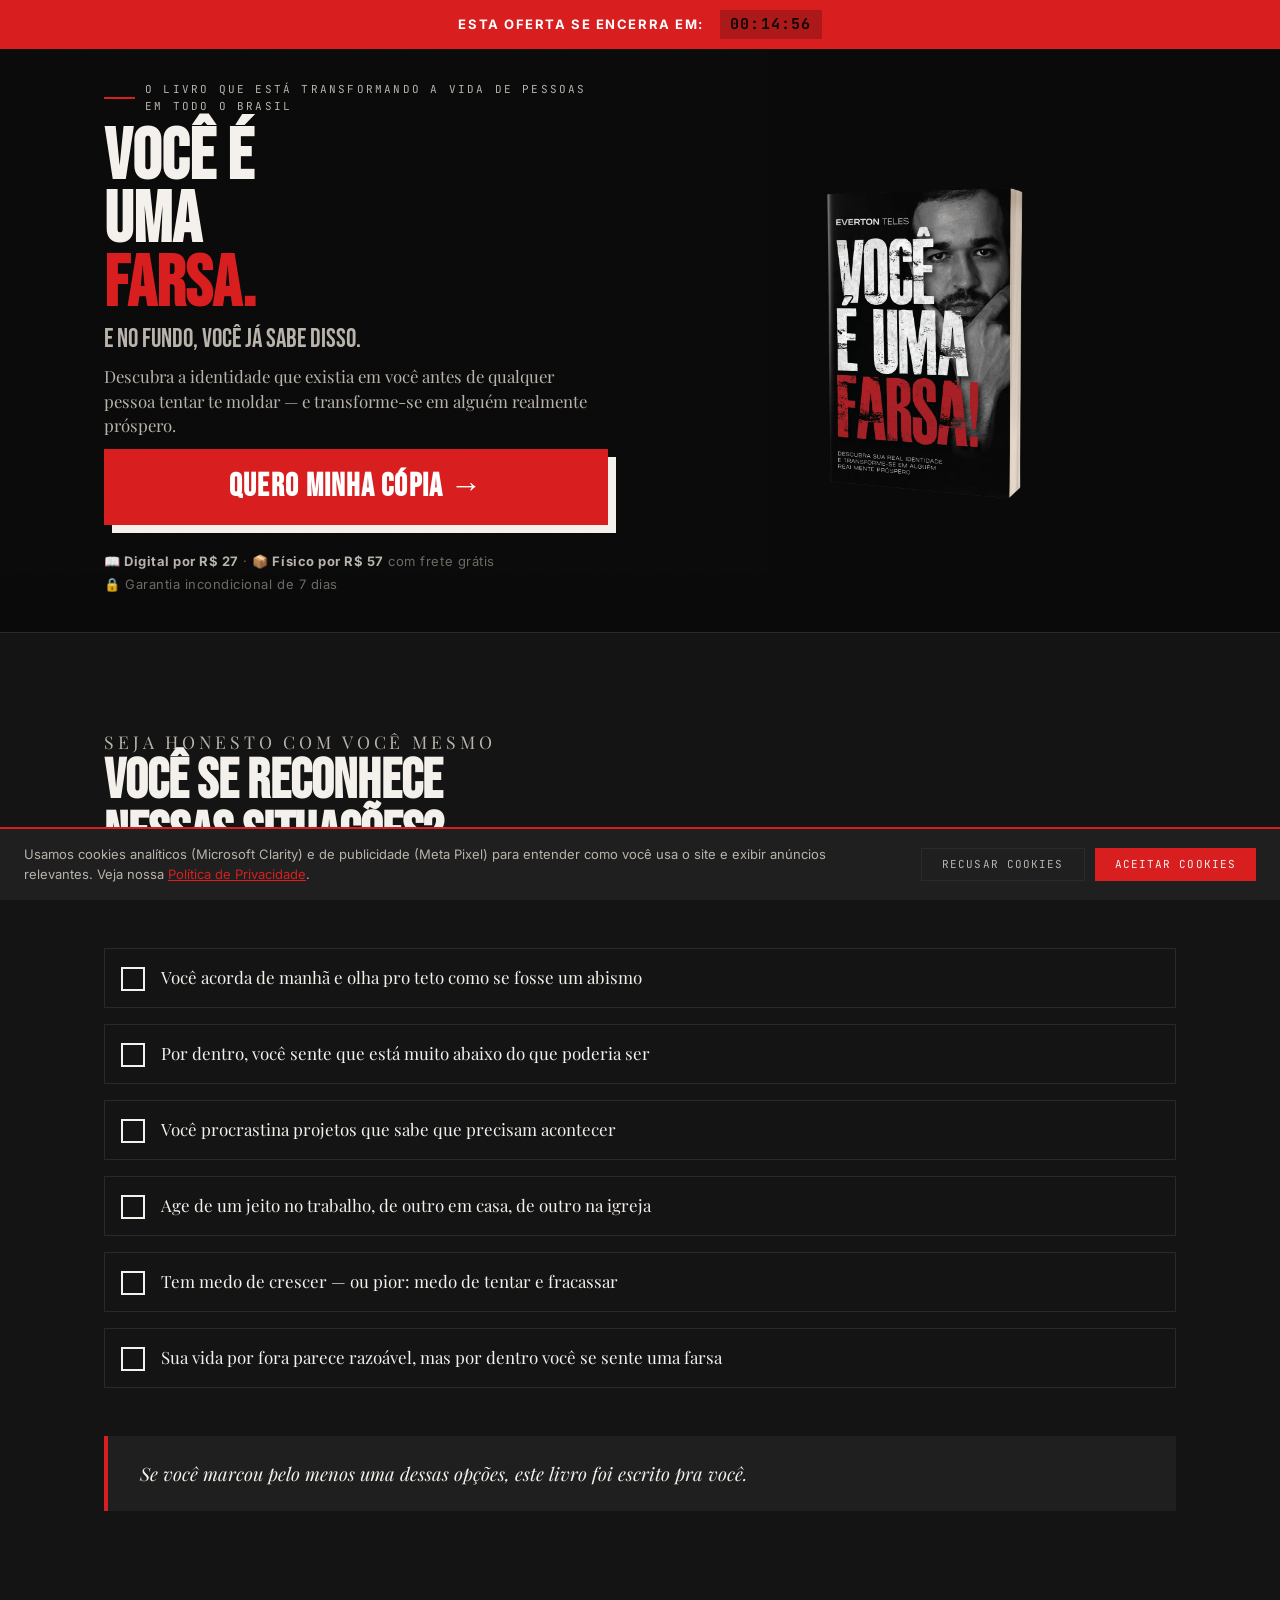
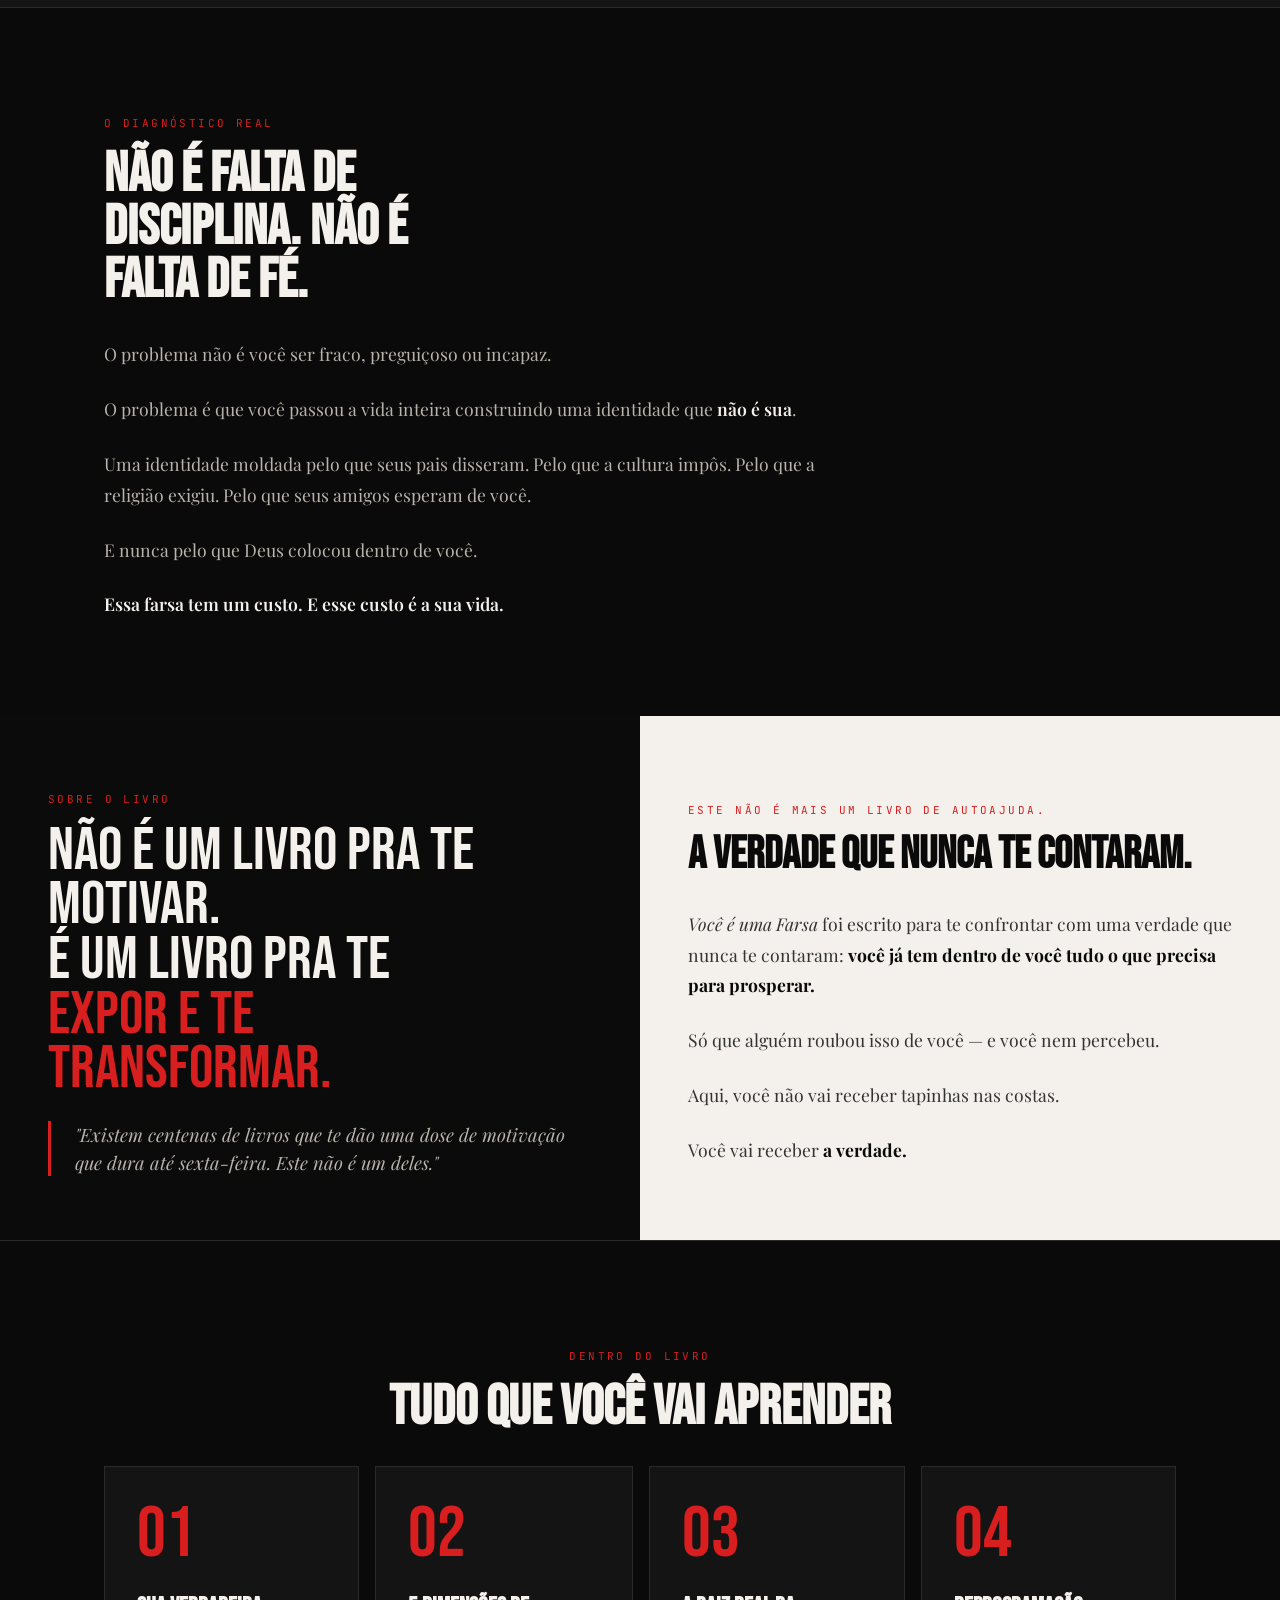
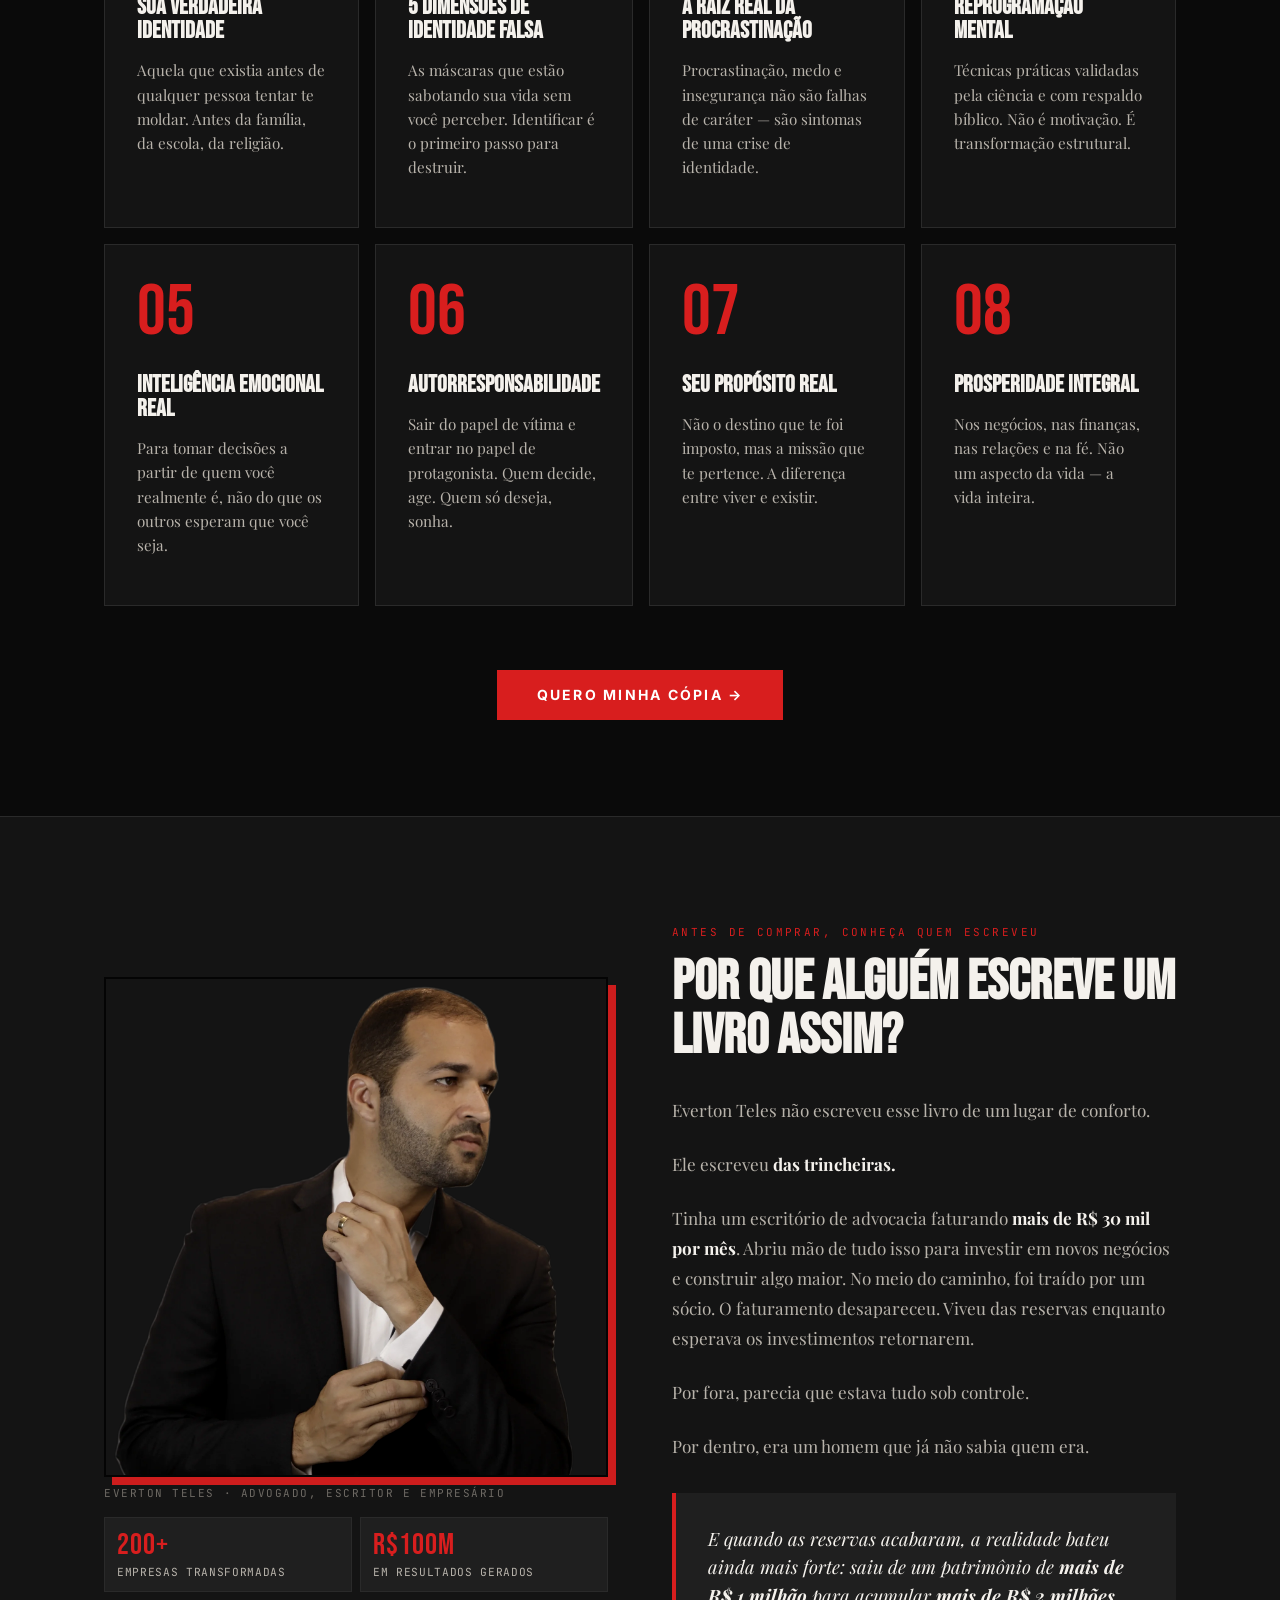
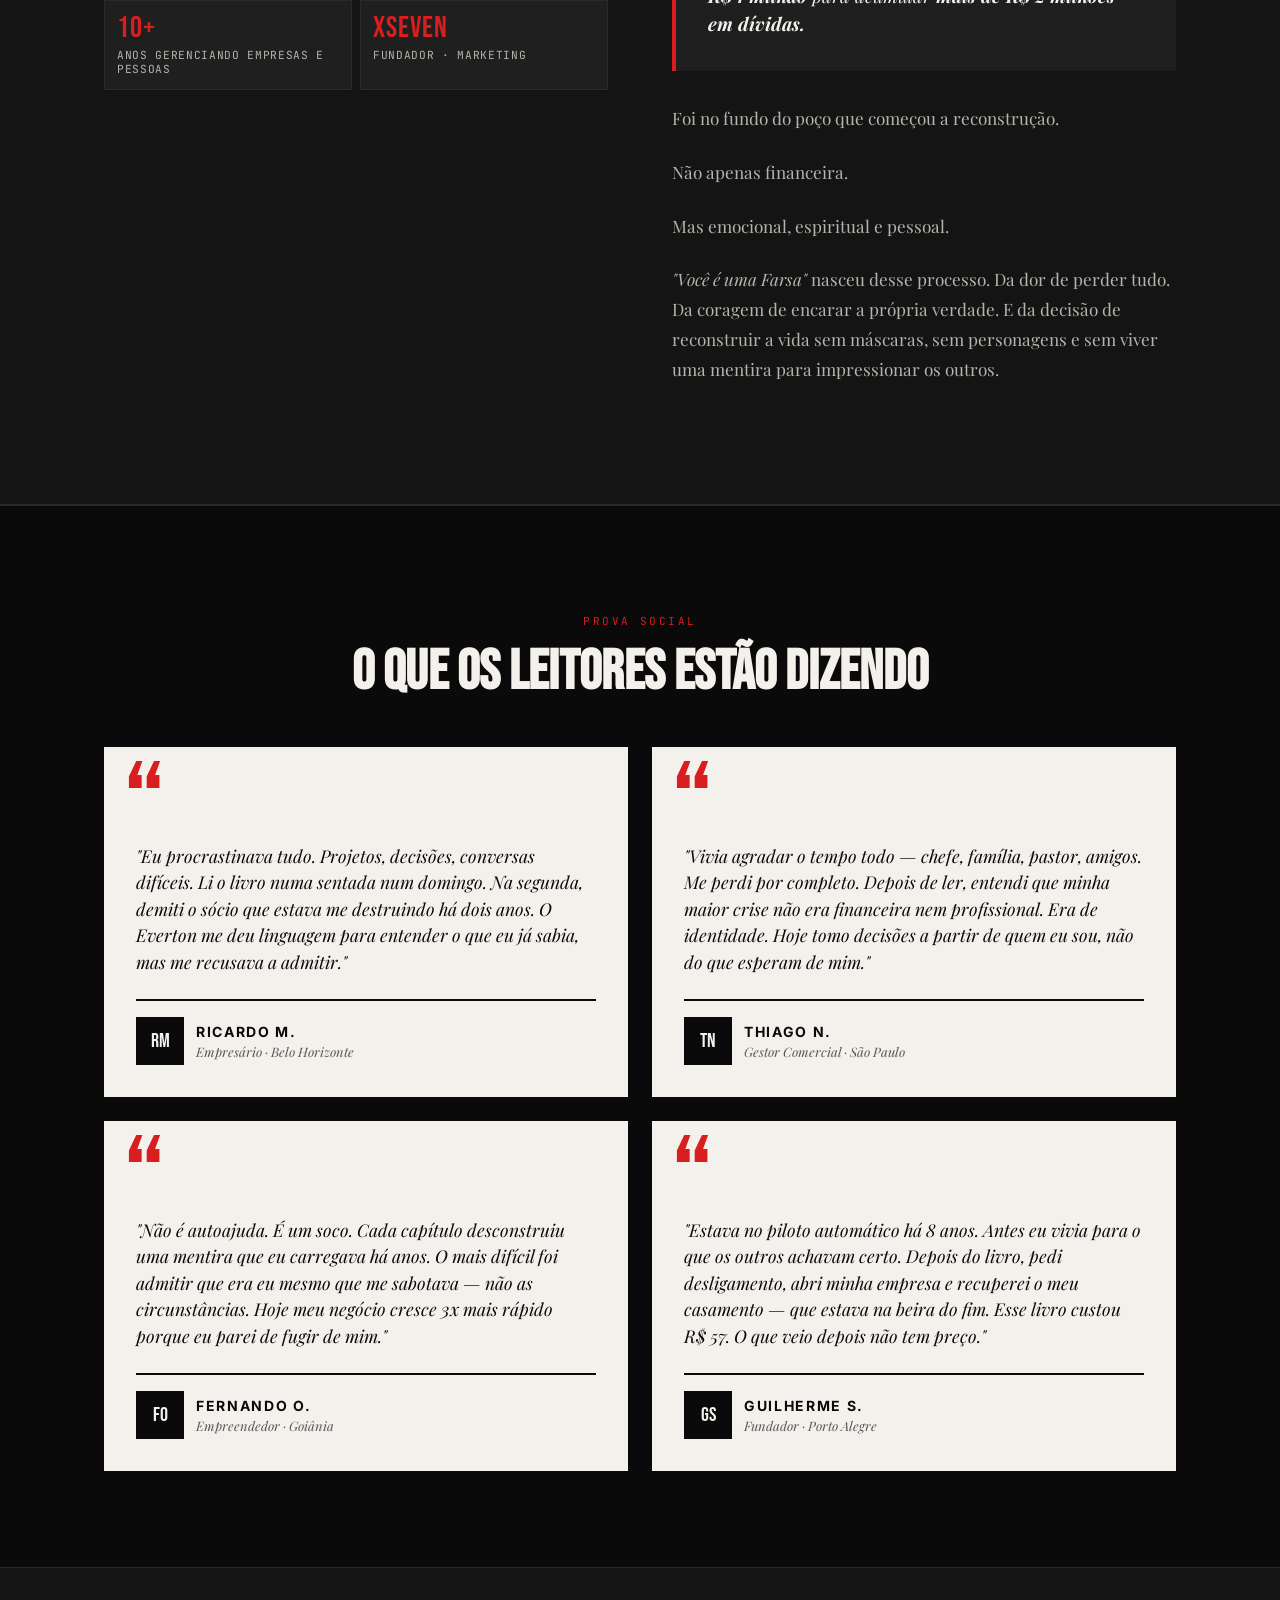
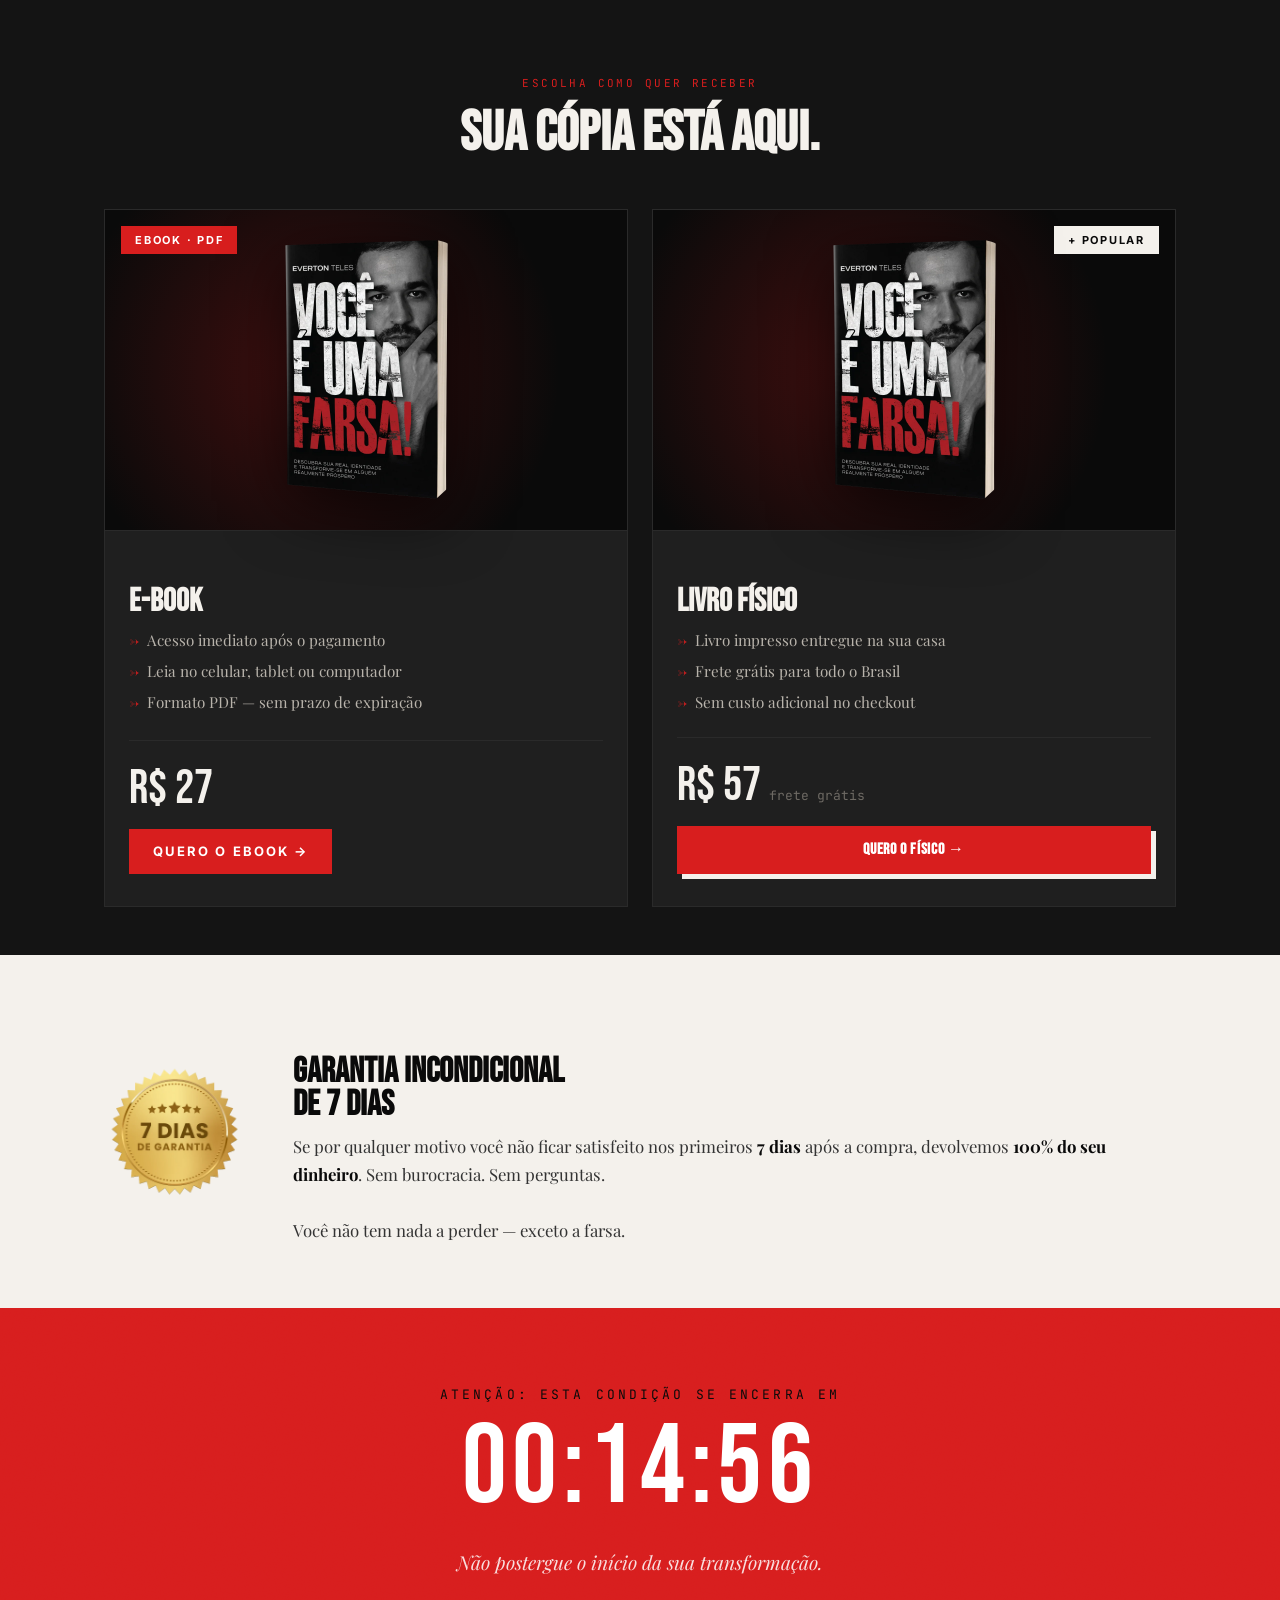
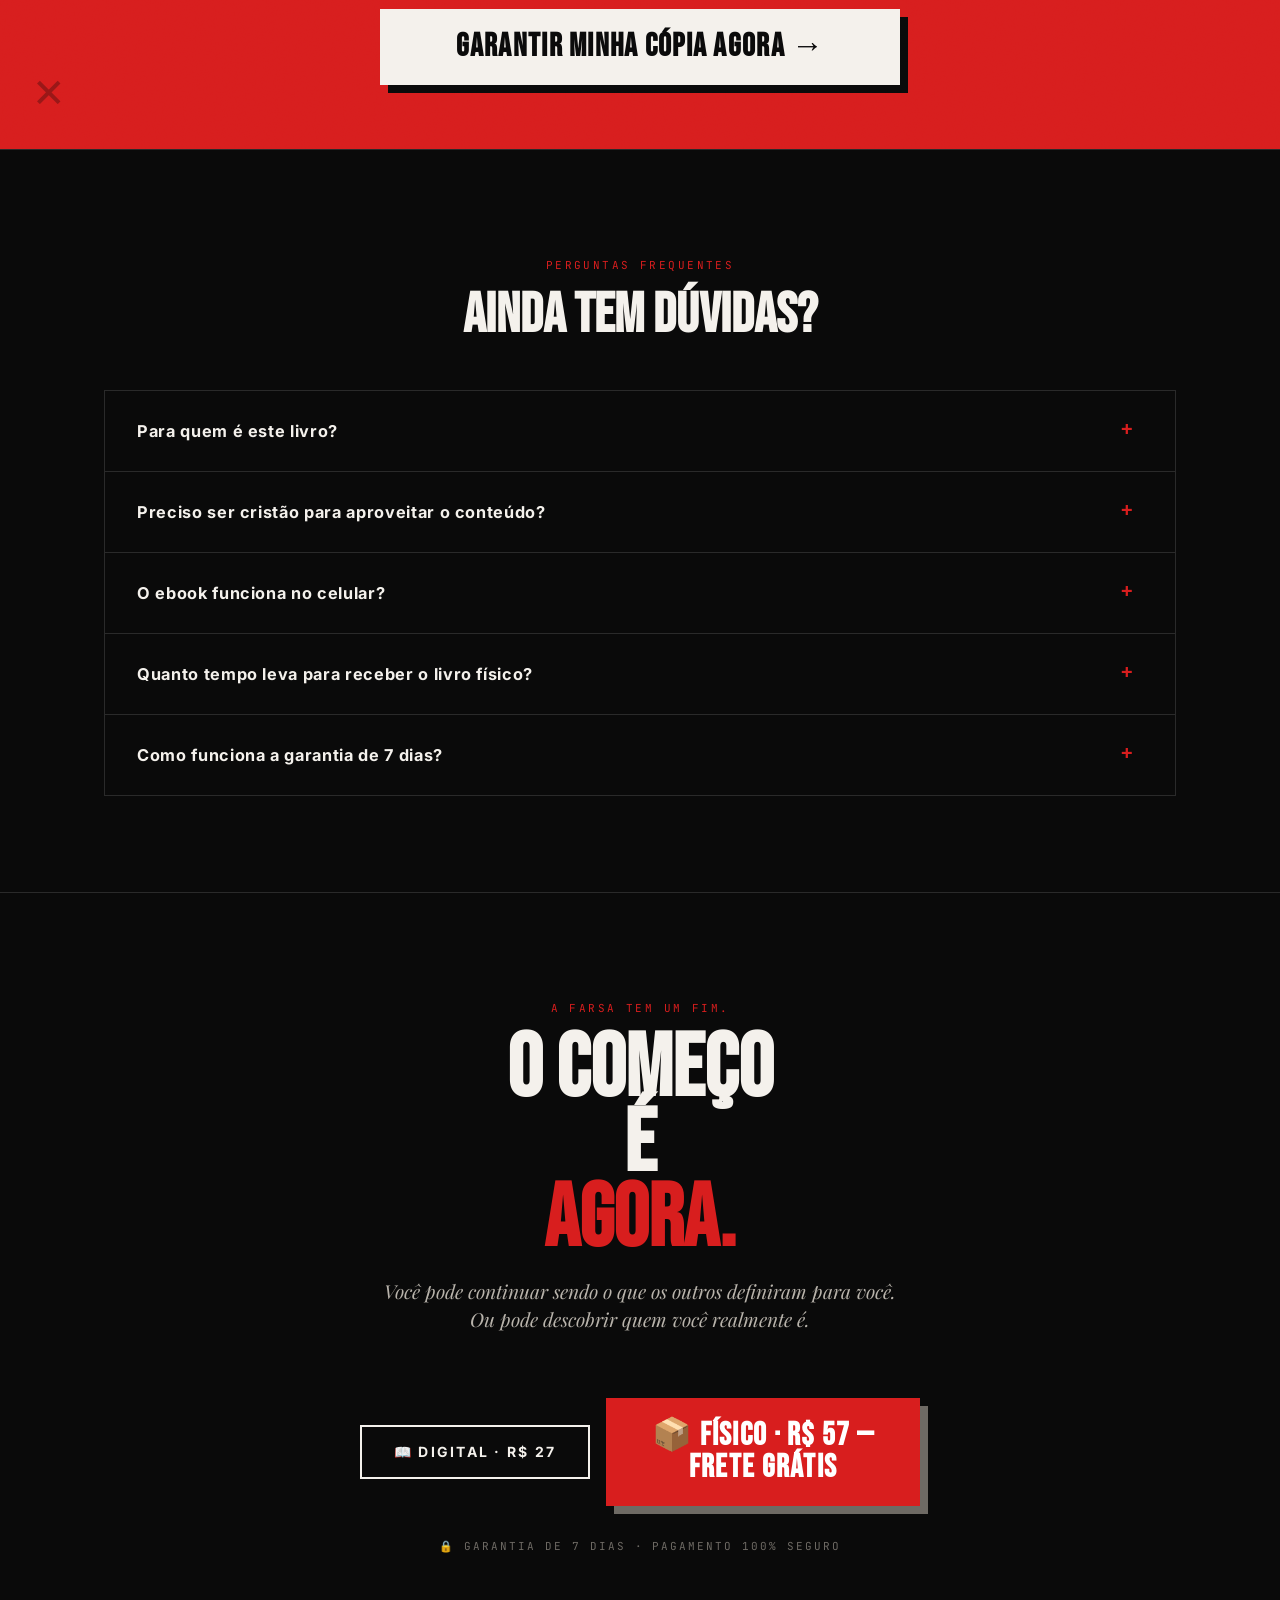
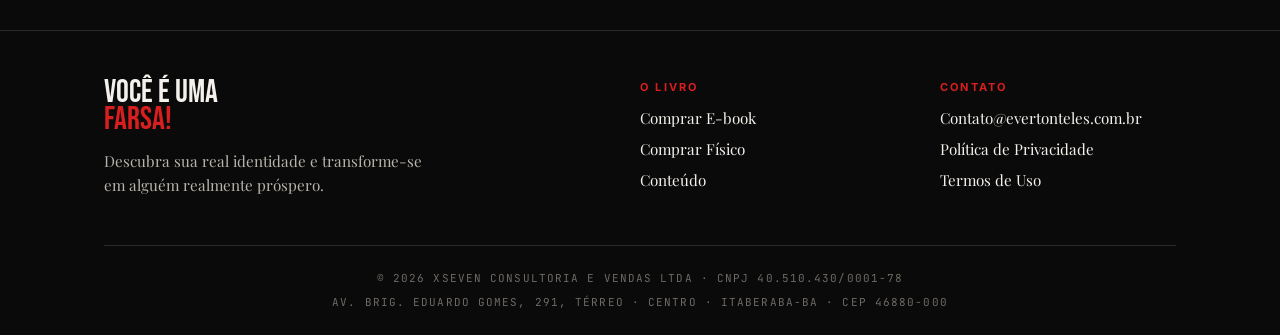
<file: index.html>
<!DOCTYPE html>
<html lang="pt-BR">
<head>
  <meta charset="UTF-8" />
  <meta name="viewport" content="width=device-width, initial-scale=1.0" />
  <meta name="description" content="Descubra a identidade que existia em você antes de qualquer pessoa tentar te moldar. Livro Você é uma Farsa — Everton Teles." />
  <title>Você é uma Farsa! — Everton Teles</title>
  <link rel="icon" type="image/webp" href="assets/livro-3d.webp" />
  <link rel="apple-touch-icon" href="assets/livro-3d.webp" />

  <!-- Preconnect para Google Fonts -->
  <link rel="preconnect" href="https://fonts.googleapis.com" />
  <link rel="preconnect" href="https://fonts.gstatic.com" crossorigin />

  <!-- Google Fonts — async para não bloquear render (FCP) -->
  <link rel="preload" as="style" href="https://fonts.googleapis.com/css2?family=Oswald:wght@400;500;600;700&family=Bebas+Neue&family=Playfair+Display:ital,wght@0,400;0,500;0,600;0,700;0,800;0,900;1,400;1,700&family=Inter:wght@300;400;500;600;700&family=JetBrains+Mono:wght@400;500&display=swap" onload="this.onload=null;this.rel='stylesheet'" />
  <noscript><link rel="stylesheet" href="https://fonts.googleapis.com/css2?family=Oswald:wght@400;500;600;700&family=Bebas+Neue&family=Playfair+Display:ital,wght@0,400;0,500;0,600;0,700;0,800;0,900;1,400;1,700&family=Inter:wght@300;400;500;600;700&family=JetBrains+Mono:wght@400;500&display=swap" /></noscript>

  <!-- Preload da imagem LCP (hero) -->
  <link rel="preload" as="image" href="assets/livro-3d.webp" type="image/webp" />

  <!-- Estilos -->
  <link rel="stylesheet" href="lp.css" />

  <!-- Meta Pixel e Microsoft Clarity — inicializados apenas após consentimento de cookies (ver lp.js) -->
</head>
<body>

<!-- ============================================================
     BARRA SUPERIOR — URGÊNCIA
     ============================================================ -->
<div class="urgency-bar" role="alert" aria-live="polite">
  <span class="urgency-bar__text">Esta oferta se encerra em:</span>
  <span class="urgency-bar__timer" data-countdown>00:00:00</span>
</div>

<!-- ============================================================
     HEADER / NAV
     ============================================================ -->


<!-- ============================================================
     SEÇÃO 1 — HERO
     ============================================================ -->
<section class="hero noise" id="hero">
  <div class="section-inner">
    <div class="hero__content">
      <div class="hero__badge" aria-label="Sobre o livro">
        <span>O livro que está transformando a vida de pessoas em todo o Brasil</span>
      </div>

      <h1 class="hero__title">
        VOCÊ É<br/>
        UMA<br/>
        <em>FARSA.</em>
      </h1>

      <p class="hero__subtitle">E no fundo, você já sabe disso.</p>

      <p class="hero__lead">
        Descubra a identidade que existia em você antes de qualquer pessoa tentar te moldar — e transforme-se em alguém realmente próspero.
      </p>

      <div class="hero__cta">
        <a href="#oferta" class="btn btn-cta" aria-label="Garantir minha cópia do livro">
          QUERO MINHA CÓPIA →
        </a>
        <p class="hero__micro">
          <strong>📖 Digital por R$ 27</strong> · <strong>📦 Físico por R$ 57</strong> com frete grátis<br/>
          🔒 Garantia incondicional de 7 dias
        </p>
      </div>
    </div>

    <div class="hero__visual" aria-hidden="true">
      <picture>
        <source srcset="assets/livro-3d.webp" type="image/webp" />
        <img
          src="assets/livro-3d.png"
          alt="Livro Você é uma Farsa — Everton Teles"
          class="hero__book-img"
          loading="eager"
          fetchpriority="high"
          width="480"
          height="480"
        />
      </picture>
    </div>
  </div>
</section>

<!-- ============================================================
     SEÇÃO 2 — AGITAÇÃO DO PROBLEMA
     ============================================================ -->
<section class="agitation" id="agitacao">
  <div class="section-inner">
    <div class="agitation__head">
      <p class="eyebrow">Seja honesto com você mesmo</p>
      <h2 class="section-title">Você se reconhece<br/>nessas situações?</h2>
      <p>Marque as que se aplicam a você. Ninguém está vendo.</p>
    </div>

    <ul class="check-list" role="list">
      <li class="check-item" role="listitem" tabindex="0" aria-label="Você acorda de manhã e olha pro teto como se fosse um abismo">
        <div class="check-box" aria-hidden="true"></div>
        <span class="check-text">Você acorda de manhã e olha pro teto como se fosse um abismo</span>
      </li>
      <li class="check-item" role="listitem" tabindex="0" aria-label="Por dentro, você sente que está muito abaixo do que poderia ser">
        <div class="check-box" aria-hidden="true"></div>
        <span class="check-text">Por dentro, você sente que está muito abaixo do que poderia ser</span>
      </li>
      <li class="check-item" role="listitem" tabindex="0" aria-label="Você procrastina projetos que sabe que precisam acontecer">
        <div class="check-box" aria-hidden="true"></div>
        <span class="check-text">Você procrastina projetos que sabe que precisam acontecer</span>
      </li>
      <li class="check-item" role="listitem" tabindex="0" aria-label="Age de um jeito no trabalho, de outro em casa, de outro na igreja">
        <div class="check-box" aria-hidden="true"></div>
        <span class="check-text">Age de um jeito no trabalho, de outro em casa, de outro na igreja</span>
      </li>
      <li class="check-item" role="listitem" tabindex="0" aria-label="Tem medo de crescer — ou pior: medo de tentar e fracassar">
        <div class="check-box" aria-hidden="true"></div>
        <span class="check-text">Tem medo de crescer — ou pior: medo de tentar e fracassar</span>
      </li>
      <li class="check-item" role="listitem" tabindex="0" aria-label="Sua vida por fora parece razoável, mas por dentro você se sente uma farsa">
        <div class="check-box" aria-hidden="true"></div>
        <span class="check-text">Sua vida por fora parece razoável, mas por dentro você se sente uma farsa</span>
      </li>
    </ul>

    <div class="agitation__close">
      <p>Se você marcou pelo menos uma dessas opções, este livro foi escrito pra você.</p>
    </div>
  </div>
</section>

<!-- ============================================================
     SEÇÃO 3 — REVELAÇÃO DO PROBLEMA REAL
     ============================================================ -->
<section class="revelation" id="revelacao">
  <div class="section-inner">
    <div class="revelation__inner">
      <div class="revelation__text">
        <p class="eyebrow">O diagnóstico real</p>
        <h2 class="section-title">Não é falta de<br/>disciplina. Não é<br/>falta de fé.</h2>
        <div class="revelation__body">
          <p>O problema não é você ser fraco, preguiçoso ou incapaz.</p>
          <p>O problema é que você passou a vida inteira construindo uma identidade que <strong>não é sua</strong>.</p>
          <p>Uma identidade moldada pelo que seus pais disseram. Pelo que a cultura impôs. Pelo que a religião exigiu. Pelo que seus amigos esperam de você.</p>
          <p>E nunca pelo que Deus colocou dentro de você.</p>
          <p><strong>Essa farsa tem um custo. E esse custo é a sua vida.</strong></p>
        </div>
      </div>

    </div>
  </div>
</section>

<!-- ============================================================
     SEÇÃO 4 — DIFERENCIAL DO LIVRO
     ============================================================ -->
<section class="differential" id="diferencial">
  <div class="differential__inner">
    <div class="differential__left noise">
      <p class="eyebrow">Sobre o livro</p>
      <p class="differential__pull">
        NÃO É UM LIVRO PRA TE<br/>MOTIVAR.<br/>
        É UM LIVRO PRA TE<br/><em>EXPOR E TE<br/>TRANSFORMAR.</em>
      </p>
      <blockquote class="differential__subquote">
        "Existem centenas de livros que te dão uma dose de motivação que dura até sexta-feira. Este não é um deles."
      </blockquote>
    </div>

    <div class="differential__right">
      <p class="eyebrow">Este não é mais um livro de autoajuda.</p>
      <h2 class="section-title" style="color: var(--farsa-black); font-size: clamp(1.8rem, 4vw, 2.8rem);">
        A verdade que nunca te contaram.
      </h2>
      <div class="differential__body">
        <p><em>Você é uma Farsa</em> foi escrito para te confrontar com uma verdade que nunca te contaram: <strong>você já tem dentro de você tudo o que precisa para prosperar.</strong></p>
        <p>Só que alguém roubou isso de você — e você nem percebeu.</p>
        <p>Aqui, você não vai receber tapinhas nas costas.</p>
        <p>Você vai receber <strong>a verdade.</strong></p>
      </div>
    </div>
  </div>
</section>

<!-- ============================================================
     SEÇÃO 5 — O QUE VOCÊ VAI DESCOBRIR
     ============================================================ -->
<section class="discover" id="conteudo">
  <div class="section-inner">
    <p class="eyebrow" style="text-align: center;">Dentro do livro</p>
    <h2 class="section-title" style="text-align: center; max-width: 640px; margin-left: auto; margin-right: auto;">
      Tudo que você vai aprender
    </h2>

    <div class="discover__grid">
      <article class="discover-card">
        <div class="discover-card__num">01</div>
        <h3 class="discover-card__title">Sua verdadeira identidade</h3>
        <p class="discover-card__desc">Aquela que existia antes de qualquer pessoa tentar te moldar. Antes da família, da escola, da religião.</p>
      </article>
      <article class="discover-card">
        <div class="discover-card__num">02</div>
        <h3 class="discover-card__title">5 dimensões de identidade falsa</h3>
        <p class="discover-card__desc">As máscaras que estão sabotando sua vida sem você perceber. Identificar é o primeiro passo para destruir.</p>
      </article>
      <article class="discover-card">
        <div class="discover-card__num">03</div>
        <h3 class="discover-card__title">A raiz real da procrastinação</h3>
        <p class="discover-card__desc">Procrastinação, medo e insegurança não são falhas de caráter — são sintomas de uma crise de identidade.</p>
      </article>
      <article class="discover-card">
        <div class="discover-card__num">04</div>
        <h3 class="discover-card__title">Reprogramação mental</h3>
        <p class="discover-card__desc">Técnicas práticas validadas pela ciência e com respaldo bíblico. Não é motivação. É transformação estrutural.</p>
      </article>
      <article class="discover-card">
        <div class="discover-card__num">05</div>
        <h3 class="discover-card__title">Inteligência emocional real</h3>
        <p class="discover-card__desc">Para tomar decisões a partir de quem você realmente é, não do que os outros esperam que você seja.</p>
      </article>
      <article class="discover-card">
        <div class="discover-card__num">06</div>
        <h3 class="discover-card__title">Autorresponsabilidade</h3>
        <p class="discover-card__desc">Sair do papel de vítima e entrar no papel de protagonista. Quem decide, age. Quem só deseja, sonha.</p>
      </article>
      <article class="discover-card">
        <div class="discover-card__num">07</div>
        <h3 class="discover-card__title">Seu propósito real</h3>
        <p class="discover-card__desc">Não o destino que te foi imposto, mas a missão que te pertence. A diferença entre viver e existir.</p>
      </article>
      <article class="discover-card">
        <div class="discover-card__num">08</div>
        <h3 class="discover-card__title">Prosperidade integral</h3>
        <p class="discover-card__desc">Nos negócios, nas finanças, nas relações e na fé. Não um aspecto da vida — a vida inteira.</p>
      </article>
    </div>

    <div class="discover__cta" style="margin-top: var(--sp-7);">
      <a href="#oferta" class="btn btn-primary" style="font-size: 14px; padding: 18px 40px;">
        QUERO MINHA CÓPIA →
      </a>
    </div>
  </div>
</section>

<!-- ============================================================
     SEÇÃO 6 — QUEM É EVERTON TELES
     ============================================================ -->
<section class="author-story" id="autor">
  <div class="section-inner">
    <div class="author-story__inner">
      <div class="author-story__visual">
        <picture>
          <source srcset="assets/everton-1.webp" type="image/webp" />
          <img
            src="assets/everton-1.png"
            alt="Everton Teles"
            class="author-story__photo"
            loading="lazy"
            width="400"
            height="500"
          />
        </picture>
        <p class="author-story__caption">Everton Teles · Advogado, escritor e empresário</p>

        <div class="authority__stats">
          <div class="authority__stat">
            <span class="authority__stat-num" data-count="200" data-suffix="+">200+</span>
            <span class="authority__stat-desc">empresas transformadas</span>
          </div>
          <div class="authority__stat">
            <span class="authority__stat-num" data-prefix="R$" data-count="100" data-suffix="M">R$100M</span>
            <span class="authority__stat-desc">em resultados gerados</span>
          </div>
          <div class="authority__stat">
            <span class="authority__stat-num" data-count="10" data-suffix="+">10+</span>
            <span class="authority__stat-desc">anos gerenciando empresas e pessoas</span>
          </div>
          <div class="authority__stat">
            <span class="authority__stat-num">XSEVEN</span>
            <span class="authority__stat-desc">Fundador · Marketing</span>
          </div>
        </div>
      </div>

      <div class="author-story__content">
        <p class="eyebrow">Antes de comprar, conheça quem escreveu</p>
        <h2 class="section-title">Por que alguém escreve um livro assim?</h2>

        <div class="author-story__body">
          <p>Everton Teles não escreveu esse livro de um lugar de conforto.</p>
          <p>Ele escreveu <strong>das trincheiras.</strong></p>
          <p>Tinha um escritório de advocacia faturando <strong>mais de R$ 30 mil por mês</strong>. Abriu mão de tudo isso para investir em novos negócios e construir algo maior. No meio do caminho, foi traído por um sócio. O faturamento desapareceu. Viveu das reservas enquanto esperava os investimentos retornarem.</p>
          <p>Por fora, parecia que estava tudo sob controle.</p>
          <p>Por dentro, era um homem que já não sabia quem era.</p>
        </div>

        <div class="author-story__pullquote">
          <p>E quando as reservas acabaram, a realidade bateu ainda mais forte: saiu de um patrimônio de <strong>mais de R$ 1 milhão</strong> para acumular <strong>mais de R$ 2 milhões em dívidas.</strong></p>
        </div>

        <div class="author-story__body">
          <p>Foi no fundo do poço que começou a reconstrução.</p>
          <p>Não apenas financeira.</p>
          <p>Mas emocional, espiritual e pessoal.</p>
          <p><em>"Você é uma Farsa"</em> nasceu desse processo. Da dor de perder tudo. Da coragem de encarar a própria verdade. E da decisão de reconstruir a vida sem máscaras, sem personagens e sem viver uma mentira para impressionar os outros.</p>
        </div>
      </div>
    </div>
  </div>
</section>

<!-- ============================================================
     SEÇÃO 8 — DEPOIMENTOS
     ============================================================ -->
<section class="testimonials" id="depoimentos">
  <div class="section-inner">
    <p class="eyebrow" style="text-align: center;">Prova social</p>
    <h2 class="section-title" style="text-align: center; margin-bottom: var(--sp-7);">
      O que os leitores estão dizendo
    </h2>

    <div class="testimonials__grid">
      <!-- Depoimento 1 -->
      <div class="card-quote">
        <div class="card-quote__body">
          "Eu procrastinava tudo. Projetos, decisões, conversas difíceis. Li o livro numa sentada num domingo. Na segunda, demiti o sócio que estava me destruindo há dois anos. O Everton me deu linguagem para entender o que eu já sabia, mas me recusava a admitir."
        </div>
        <div class="card-quote__author">
          <div class="card-quote__av" aria-hidden="true">RM</div>
          <div>
            <div class="card-quote__name">Ricardo M.</div>
            <div class="card-quote__role">Empresário · Belo Horizonte</div>
          </div>
        </div>
      </div>

      <!-- Depoimento 2 -->
      <div class="card-quote">
        <div class="card-quote__body">
          "Vivia agradar o tempo todo — chefe, família, pastor, amigos. Me perdi por completo. Depois de ler, entendi que minha maior crise não era financeira nem profissional. Era de identidade. Hoje tomo decisões a partir de quem eu sou, não do que esperam de mim."
        </div>
        <div class="card-quote__author">
          <div class="card-quote__av" aria-hidden="true">TN</div>
          <div>
            <div class="card-quote__name">Thiago N.</div>
            <div class="card-quote__role">Gestor Comercial · São Paulo</div>
          </div>
        </div>
      </div>

      <!-- Depoimento 3 -->
      <div class="card-quote">
        <div class="card-quote__body">
          "Não é autoajuda. É um soco. Cada capítulo desconstruiu uma mentira que eu carregava há anos. O mais difícil foi admitir que era eu mesmo que me sabotava — não as circunstâncias. Hoje meu negócio cresce 3x mais rápido porque eu parei de fugir de mim."
        </div>
        <div class="card-quote__author">
          <div class="card-quote__av" aria-hidden="true">FO</div>
          <div>
            <div class="card-quote__name">Fernando O.</div>
            <div class="card-quote__role">Empreendedor · Goiânia</div>
          </div>
        </div>
      </div>

      <!-- Depoimento 4 -->
      <div class="card-quote">
        <div class="card-quote__body">
          "Estava no piloto automático há 8 anos. Antes eu vivia para o que os outros achavam certo. Depois do livro, pedi desligamento, abri minha empresa e recuperei o meu casamento — que estava na beira do fim. Esse livro custou R$ 57. O que veio depois não tem preço."
        </div>
        <div class="card-quote__author">
          <div class="card-quote__av" aria-hidden="true">GS</div>
          <div>
            <div class="card-quote__name">Guilherme S.</div>
            <div class="card-quote__role">Fundador · Porto Alegre</div>
          </div>
        </div>
      </div>
    </div>
  </div>
</section>

<!-- ============================================================
     SEÇÃO 9 — OFERTA
     ============================================================ -->
<section class="offer" id="oferta">
  <div class="section-inner">
    <p class="eyebrow" style="text-align: center;">Escolha como quer receber</p>
    <h2 class="section-title" style="text-align: center; margin-bottom: var(--sp-7);">
      Sua cópia está aqui.
    </h2>

    <div class="offer__grid">
      <!-- Card Digital -->
      <article class="product-card">
        <span class="tag tag-red product-card__badge" style="left: 16px; right: auto;">EBOOK · PDF</span>
        <div class="product-card__visual">
          <picture>
            <source srcset="assets/livro-3d.webp" type="image/webp" />
            <img
              src="assets/livro-3d.png"
              alt="E-book Você é uma Farsa — versão digital PDF"
              loading="lazy"
              width="480"
              height="480"
            />
          </picture>
        </div>
        <div class="product-card__info">
          <h3 class="product-card__name">E-book</h3>
          <ul class="product-card__features" aria-label="O que está incluso">
            <li>Acesso imediato após o pagamento</li>
            <li>Leia no celular, tablet ou computador</li>
            <li>Formato PDF — sem prazo de expiração</li>
          </ul>
          <div class="product-card__price-row">
            <div class="product-card__price">
              R$ 27
            </div>
            <a href="https://pay.kiwify.com.br/p2Mfqhs" class="btn btn-primary" style="padding: 16px 24px; font-size: 13px;" aria-label="Comprar e-book por R$ 27">
              QUERO O EBOOK →
            </a>
          </div>
        </div>
      </article>

      <!-- Card Físico (destaque) -->
      <article class="product-card product-card--featured">
        <span class="tag tag-bone product-card__badge">+ POPULAR</span>
        <div class="product-card__visual">
          <picture>
            <source srcset="assets/livro-3d.webp" type="image/webp" />
            <img
              src="assets/livro-3d.png"
              alt="Livro físico Você é uma Farsa"
              loading="lazy"
              width="480"
              height="480"
            />
          </picture>
        </div>
        <div class="product-card__info">
          <h3 class="product-card__name">Livro Físico</h3>
          <ul class="product-card__features" aria-label="O que está incluso">
            <li>Livro impresso entregue na sua casa</li>
            <li>Frete grátis para todo o Brasil</li>
            <li>Sem custo adicional no checkout</li>
          </ul>
          <div class="product-card__price-row">
            <div class="product-card__price">
              R$ 57 <small style="font-family: var(--font-mono); font-size: 13px; color: var(--farsa-fog);">frete grátis</small>
            </div>
            <a href="https://pay.kiwify.com.br/kVASgKH" class="btn btn-cta" style="padding: 16px 24px; font-size: 1rem; box-shadow: 5px 5px 0 var(--farsa-bone);" aria-label="Comprar livro físico por R$ 57">
              QUERO O FÍSICO →
            </a>
          </div>
        </div>
      </article>
    </div>

  </div>

  <!-- Garantia — fora do section-inner para ir de ponta a ponta -->
  <div class="guarantee" role="note" aria-label="Garantia de 7 dias">
    <div class="section-inner guarantee__inner">
      <picture>
        <source srcset="assets/selo-garantia.webp" type="image/webp" />
        <img src="assets/selo-garantia.png" alt="Selo de garantia de 7 dias" class="guarantee__seal" aria-hidden="true" width="120" height="120" loading="lazy" />
      </picture>
      <div class="guarantee__content">
        <h3 class="guarantee__title">Garantia Incondicional<br/>de 7 Dias</h3>
        <p class="guarantee__body">
          Se por qualquer motivo você não ficar satisfeito nos primeiros <strong>7 dias</strong> após a compra, devolvemos <strong>100% do seu dinheiro</strong>. Sem burocracia. Sem perguntas.<br/><br/>
          Você não tem nada a perder — exceto a farsa.
        </p>
      </div>
    </div>
  </div>
</section>

<!-- ============================================================
     SEÇÃO 10 — URGÊNCIA (CONTADOR GRANDE)
     ============================================================ -->
<section class="urgency-section noise" id="urgencia" aria-label="Oferta por tempo limitado">
  <div class="section-inner">
    <p class="urgency-section__label">Atenção: esta condição se encerra em</p>
    <div class="urgency-section__timer" data-countdown aria-live="polite" aria-atomic="true">00:00:00</div>
    <p class="urgency-section__text">Não postergue o início da sua transformação.</p>
    <a href="#oferta" class="btn btn-cta" style="max-width: 520px; display: block; margin: 0 auto;" aria-label="Garantir minha cópia agora">
      GARANTIR MINHA CÓPIA AGORA →
    </a>
  </div>
</section>

<!-- ============================================================
     SEÇÃO 11 — FAQ
     ============================================================ -->
<section class="faq" id="faq">
  <div class="section-inner">
    <p class="eyebrow" style="text-align: center;">Perguntas frequentes</p>
    <h2 class="section-title" style="text-align: center; margin-bottom: var(--sp-7);">
      Ainda tem dúvidas?
    </h2>

    <div class="faq__list" role="list">

      <div class="faq__item" role="listitem">
        <button class="faq__question" aria-expanded="false" aria-controls="faq-1">
          <span class="faq__question-text">Para quem é este livro?</span>
          <span class="faq__icon" aria-hidden="true">+</span>
        </button>
        <div class="faq__answer" id="faq-1" role="region">
          <div class="faq__answer-inner">
            Para quem sente que está aquém do que poderia ser. Para quem tem resultados externos mas vazio interno. Para empresários e líderes que querem sair do piloto automático e viver com identidade, propósito e prosperidade real.
          </div>
        </div>
      </div>

      <div class="faq__item" role="listitem">
        <button class="faq__question" aria-expanded="false" aria-controls="faq-2">
          <span class="faq__question-text">Preciso ser cristão para aproveitar o conteúdo?</span>
          <span class="faq__icon" aria-hidden="true">+</span>
        </button>
        <div class="faq__answer" id="faq-2" role="region">
          <div class="faq__answer-inner">
            O livro tem base em princípios bíblicos, mas os ensinamentos de Everton dialogam com qualquer pessoa que busca autoconhecimento genuíno e transformação de vida.
          </div>
        </div>
      </div>

      <div class="faq__item" role="listitem">
        <button class="faq__question" aria-expanded="false" aria-controls="faq-3">
          <span class="faq__question-text">O ebook funciona no celular?</span>
          <span class="faq__icon" aria-hidden="true">+</span>
        </button>
        <div class="faq__answer" id="faq-3" role="region">
          <div class="faq__answer-inner">
            Sim. O ebook é entregue em formato PDF e pode ser lido em qualquer dispositivo — celular, tablet ou computador — imediatamente após a confirmação do pagamento.
          </div>
        </div>
      </div>

      <div class="faq__item" role="listitem">
        <button class="faq__question" aria-expanded="false" aria-controls="faq-4">
          <span class="faq__question-text">Quanto tempo leva para receber o livro físico?</span>
          <span class="faq__icon" aria-hidden="true">+</span>
        </button>
        <div class="faq__answer" id="faq-4" role="region">
          <div class="faq__answer-inner">
            O prazo de entrega varia conforme sua localização. Assim que o pedido for confirmado, você receberá as informações de rastreamento por e-mail.
          </div>
        </div>
      </div>

      <div class="faq__item" role="listitem">
        <button class="faq__question" aria-expanded="false" aria-controls="faq-5">
          <span class="faq__question-text">Como funciona a garantia de 7 dias?</span>
          <span class="faq__icon" aria-hidden="true">+</span>
        </button>
        <div class="faq__answer" id="faq-5" role="region">
          <div class="faq__answer-inner">
            Você tem 7 dias corridos a partir da data da compra para solicitar o reembolso integral, sem precisar dar nenhuma justificativa. Basta entrar em contato pelo e-mail <strong>Contato@evertonteles.com.br</strong>.
          </div>
        </div>
      </div>

    </div>
  </div>
</section>

<!-- ============================================================
     SEÇÃO 12 — CTA FINAL
     ============================================================ -->
<section class="final-cta" id="cta-final">
  <div class="section-inner">
    <p class="eyebrow final-cta__eyebrow">A farsa tem um fim.</p>
    <h2 class="final-cta__title">
      O COMEÇO<br/>
      É <em>AGORA.</em>
    </h2>
    <p class="final-cta__sub">
      Você pode continuar sendo o que os outros definiram para você.<br/>
      Ou pode descobrir quem você realmente é.
    </p>

    <div class="final-cta__buttons">
      <a href="https://pay.kiwify.com.br/p2Mfqhs" class="btn btn-outline-bone" style="white-space: nowrap; padding: 18px 32px;" aria-label="Comprar e-book digital por R$ 27">
        📖 DIGITAL · R$ 27
      </a>
      <a href="https://pay.kiwify.com.br/kVASgKH" class="btn btn-cta" style="box-shadow: 8px 8px 0 var(--farsa-fog);" aria-label="Comprar livro físico por R$ 57">
        📦 FÍSICO · R$ 57 — FRETE GRÁTIS
      </a>
    </div>

    <p class="final-cta__trust">🔒 Garantia de 7 dias · Pagamento 100% seguro</p>
  </div>
</section>

<!-- ============================================================
     FOOTER
     ============================================================ -->
<footer class="site-footer">
  <div class="section-inner">
    <div class="site-footer__top">
      <div class="site-footer__brand">
        <div class="site-footer__mark">VOCÊ É UMA <em>FARSA!</em></div>
        <p class="site-footer__tagline">Descubra sua real identidade e transforme-se em alguém realmente próspero.</p>
      </div>
      <div class="site-footer__col">
        <h3>O Livro</h3>
        <!-- TODO: links reais -->
        <a href="https://pay.kiwify.com.br/p2Mfqhs">Comprar E-book</a>
        <a href="https://pay.kiwify.com.br/kVASgKH">Comprar Físico</a>
        <a href="#conteudo">Conteúdo</a>
      </div>
      <div class="site-footer__col">
        <h3>Contato</h3>
        <a href="mailto:Contato@evertonteles.com.br">Contato@evertonteles.com.br</a>
        <!-- TODO: links reais -->
        <a href="politica-de-privacidade.html">Política de Privacidade</a>
        <a href="termos-de-uso.html">Termos de Uso</a>
      </div>
    </div>

    <div class="site-footer__bottom">
      <span>© 2026 XSEVEN CONSULTORIA E VENDAS LTDA · CNPJ 40.510.430/0001-78</span>
      <span>Av. Brig. Eduardo Gomes, 291, Térreo · Centro · Itaberaba-BA · CEP 46880-000</span>
    </div>
  </div>
</footer>

<!-- ============================================================
     STICKY CTA — Mobile
     ============================================================ -->
<div class="sticky-cta" role="complementary" aria-label="Comprar o livro">
  <a href="#oferta" aria-label="Quero minha cópia por R$ 57">
    QUERO MINHA CÓPIA →
    <span class="sticky-cta__price">A PARTIR DE R$ 27</span>
  </a>
</div>

<!-- Scripts -->
<script src="lp.js"></script>

<!-- Banner de consentimento de cookies (LGPD) -->
<div id="cookie-banner" class="cookie-banner" role="dialog" aria-label="Aviso de cookies" aria-live="polite">
  <p class="cookie-banner__text">
    Usamos cookies analíticos (Microsoft Clarity) e de publicidade (Meta Pixel) para entender como você usa o site e exibir anúncios relevantes.
    Veja nossa <a href="politica-de-privacidade.html">Política de Privacidade</a>.
  </p>
  <div class="cookie-banner__actions">
    <button id="cookie-reject" class="cookie-banner__btn cookie-banner__btn--reject">Recusar cookies</button>
    <button id="cookie-accept" class="cookie-banner__btn cookie-banner__btn--accept">Aceitar cookies</button>
  </div>
</div>

</body>
</html>
</file>
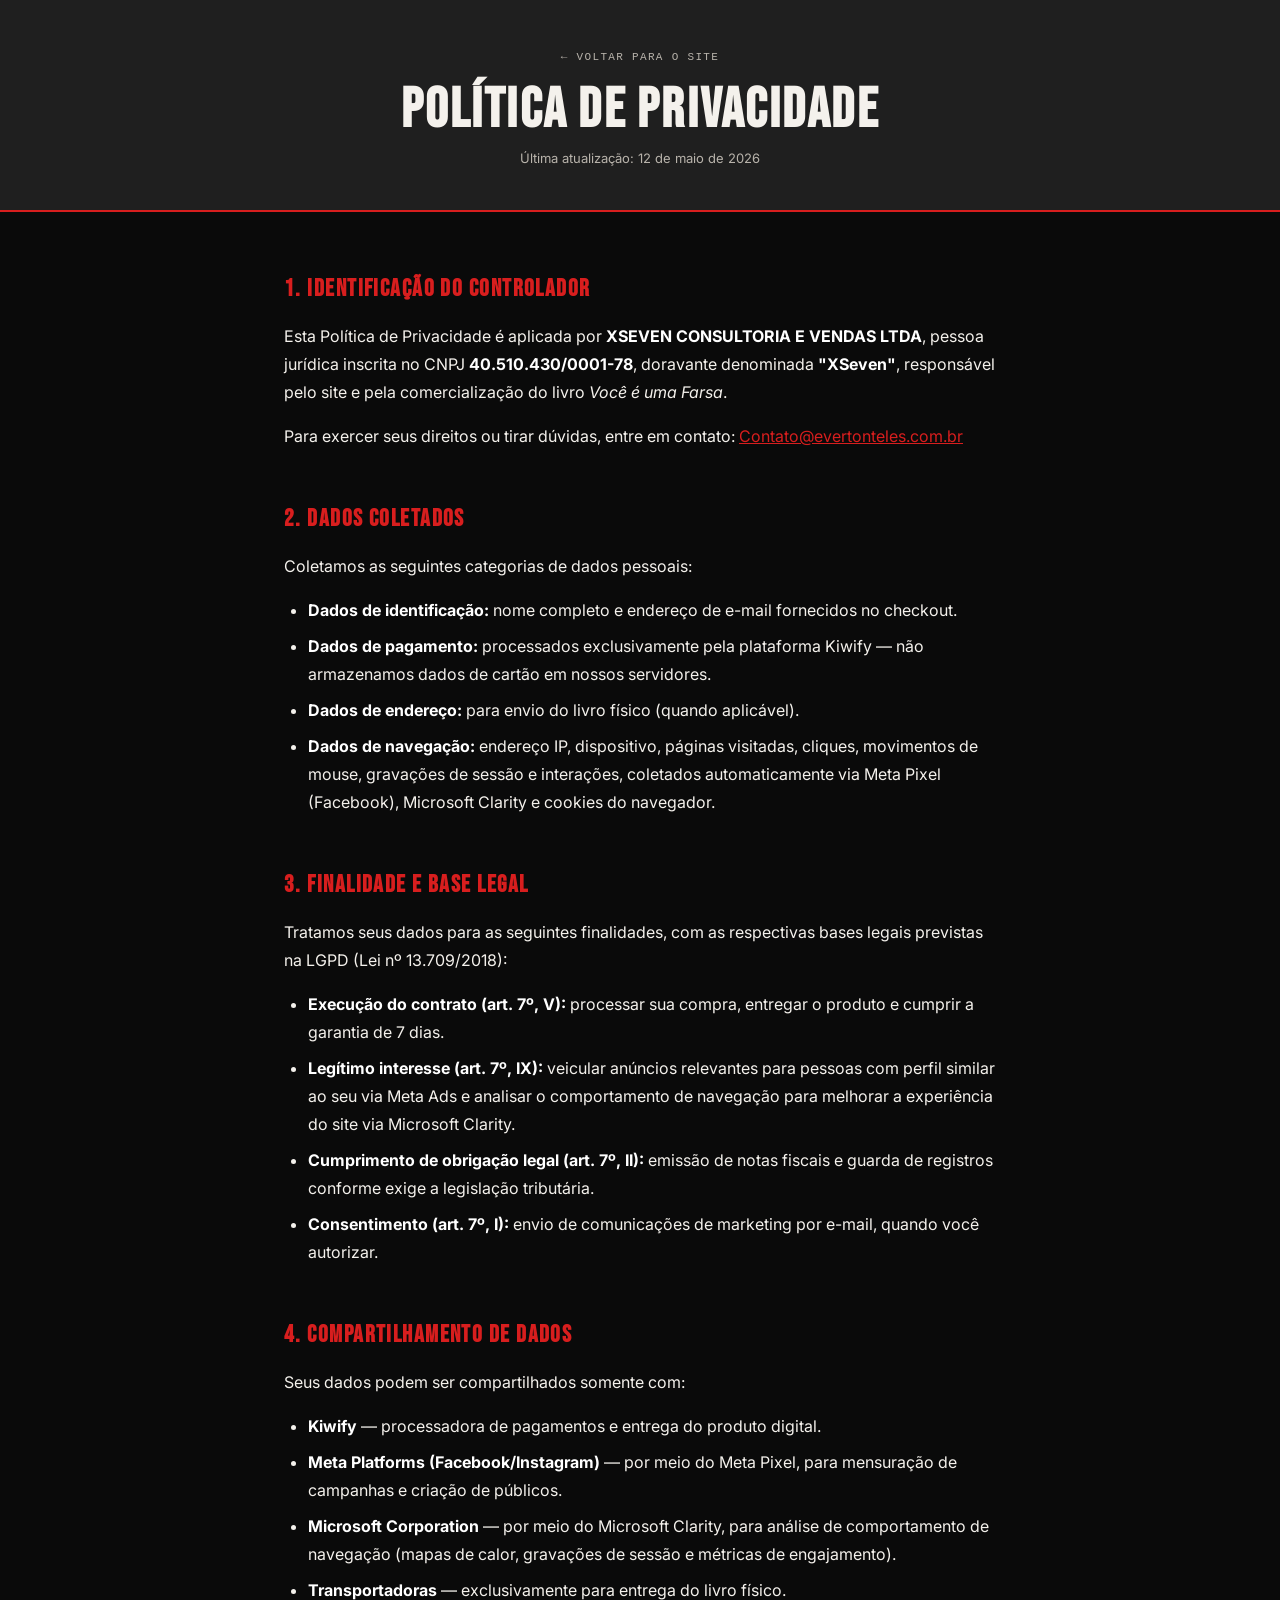
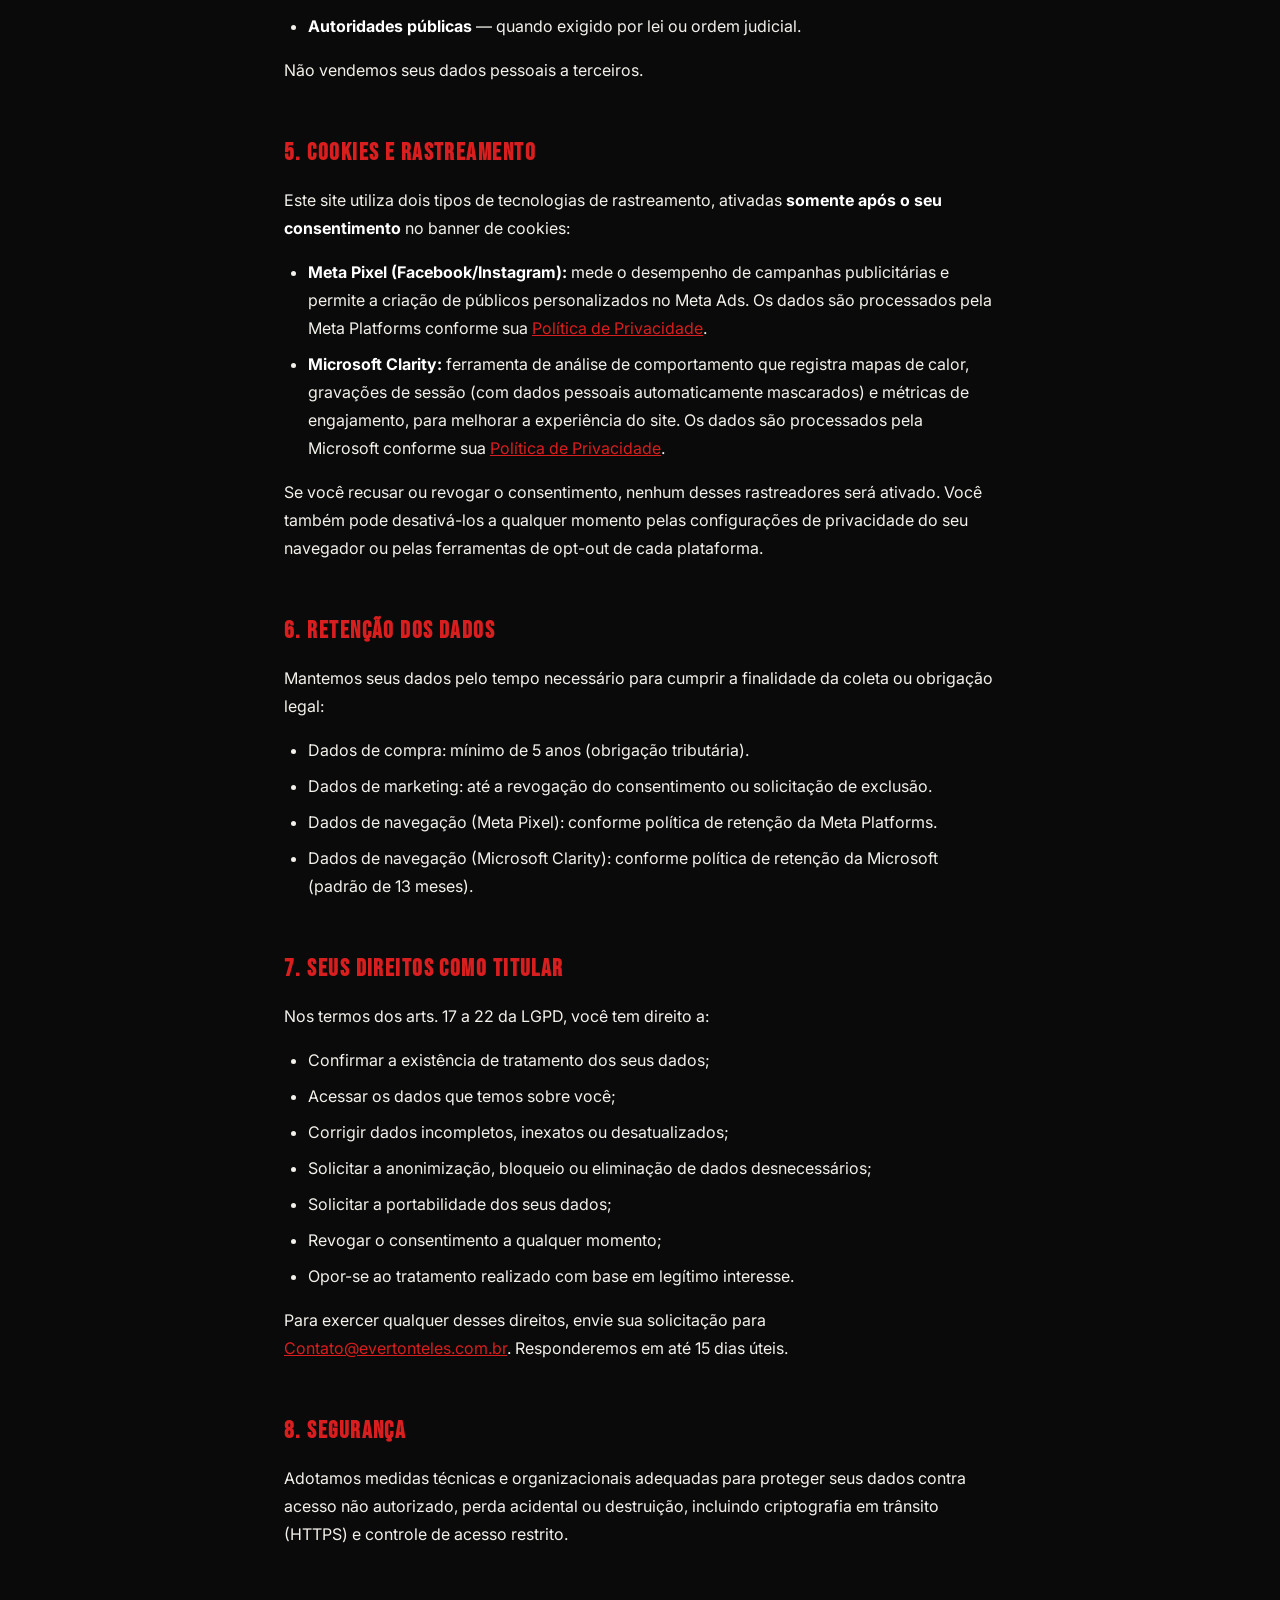
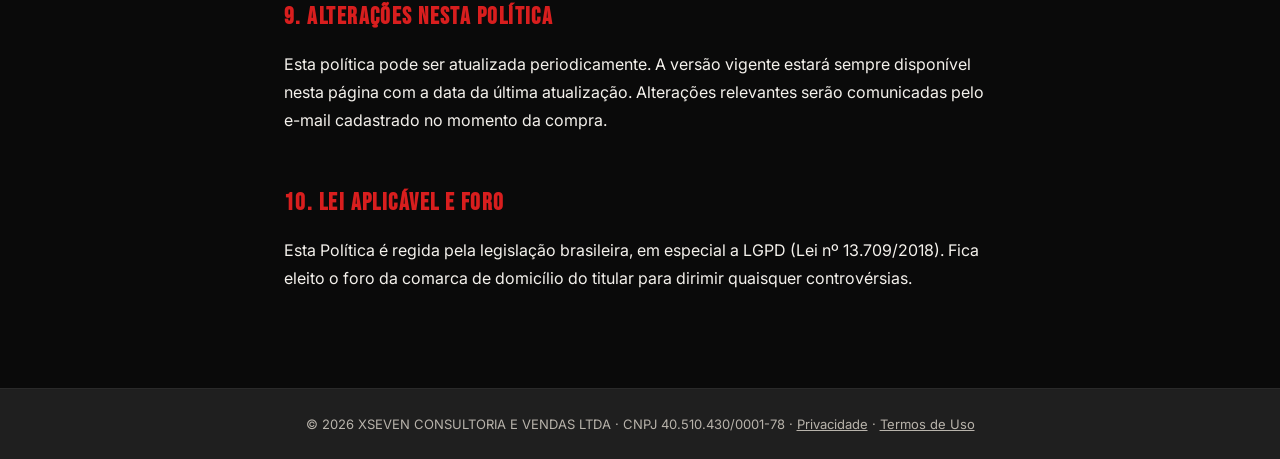
<file: politica-de-privacidade.html>
<!DOCTYPE html>
<html lang="pt-BR">
<head>
  <meta charset="UTF-8" />
  <meta name="viewport" content="width=device-width, initial-scale=1.0" />
  <title>Política de Privacidade — Você é uma Farsa</title>
  <link rel="preconnect" href="https://fonts.googleapis.com" />
  <link rel="preconnect" href="https://fonts.gstatic.com" crossorigin />
  <link href="https://fonts.googleapis.com/css2?family=Bebas+Neue&family=Inter:wght@400;600&family=Playfair+Display:ital@0;1&display=swap" rel="stylesheet" />
  <link rel="stylesheet" href="tokens.css" />
  <style>
    *, *::before, *::after { box-sizing: border-box; margin: 0; padding: 0; }
    body {
      background: var(--farsa-black);
      color: var(--farsa-bone);
      font-family: var(--font-sans);
      font-size: 1rem;
      line-height: 1.75;
    }
    .page-header {
      background: var(--farsa-coal);
      border-bottom: 2px solid var(--farsa-red);
      padding: 40px 24px;
      text-align: center;
    }
    .page-header__back {
      display: inline-block;
      font-family: var(--font-mono);
      font-size: 11px;
      letter-spacing: .12em;
      text-transform: uppercase;
      color: var(--farsa-ash);
      text-decoration: none;
      margin-bottom: 16px;
    }
    .page-header__back:hover { color: var(--farsa-bone); }
    .page-header h1 {
      font-family: var(--font-display);
      font-size: clamp(2rem, 5vw, 3.5rem);
      text-transform: uppercase;
      letter-spacing: .04em;
      line-height: 1;
    }
    .page-header__meta {
      margin-top: 8px;
      font-size: 13px;
      color: var(--farsa-ash);
    }
    .prose {
      max-width: 760px;
      margin: 0 auto;
      padding: 56px 24px 80px;
    }
    .prose h2 {
      font-family: var(--font-display);
      font-size: 1.5rem;
      text-transform: uppercase;
      letter-spacing: .06em;
      color: var(--farsa-red);
      margin-top: 48px;
      margin-bottom: 12px;
    }
    .prose h2:first-child { margin-top: 0; }
    .prose p { margin-bottom: 16px; color: var(--farsa-bone); }
    .prose ul, .prose ol {
      margin: 0 0 16px 24px;
      color: var(--farsa-bone);
    }
    .prose li { margin-bottom: 8px; }
    .prose strong { color: #fff; }
    .prose a { color: var(--farsa-red); }
    .prose a:hover { text-decoration: none; }
    .prose hr {
      border: none;
      border-top: 1px solid var(--farsa-graphite);
      margin: 40px 0;
    }
    .page-footer {
      background: var(--farsa-coal);
      border-top: 1px solid var(--farsa-graphite);
      text-align: center;
      padding: 24px;
      font-size: 13px;
      color: var(--farsa-ash);
    }
    .page-footer a { color: var(--farsa-ash); }
    .page-footer a:hover { color: var(--farsa-bone); }
  </style>
</head>
<body>

<header class="page-header">
  <a href="index.html" class="page-header__back">← Voltar para o site</a>
  <h1>Política de Privacidade</h1>
  <p class="page-header__meta">Última atualização: 12 de maio de 2026</p>
</header>

<main class="prose">

  <h2>1. Identificação do Controlador</h2>
  <p>
    Esta Política de Privacidade é aplicada por <strong>XSEVEN CONSULTORIA E VENDAS LTDA</strong>,
    pessoa jurídica inscrita no CNPJ <strong>40.510.430/0001-78</strong>, doravante denominada
    <strong>"XSeven"</strong>, responsável pelo site e pela comercialização do livro <em>Você é uma Farsa</em>.
  </p>
  <p>
    Para exercer seus direitos ou tirar dúvidas, entre em contato:
    <a href="mailto:Contato@evertonteles.com.br">Contato@evertonteles.com.br</a>
  </p>

  <h2>2. Dados Coletados</h2>
  <p>Coletamos as seguintes categorias de dados pessoais:</p>
  <ul>
    <li><strong>Dados de identificação:</strong> nome completo e endereço de e-mail fornecidos no checkout.</li>
    <li><strong>Dados de pagamento:</strong> processados exclusivamente pela plataforma Kiwify — não armazenamos dados de cartão em nossos servidores.</li>
    <li><strong>Dados de endereço:</strong> para envio do livro físico (quando aplicável).</li>
    <li><strong>Dados de navegação:</strong> endereço IP, dispositivo, páginas visitadas, cliques, movimentos de mouse, gravações de sessão e interações, coletados automaticamente via Meta Pixel (Facebook), Microsoft Clarity e cookies do navegador.</li>
  </ul>

  <h2>3. Finalidade e Base Legal</h2>
  <p>Tratamos seus dados para as seguintes finalidades, com as respectivas bases legais previstas na LGPD (Lei nº 13.709/2018):</p>
  <ul>
    <li><strong>Execução do contrato (art. 7º, V):</strong> processar sua compra, entregar o produto e cumprir a garantia de 7 dias.</li>
    <li><strong>Legítimo interesse (art. 7º, IX):</strong> veicular anúncios relevantes para pessoas com perfil similar ao seu via Meta Ads e analisar o comportamento de navegação para melhorar a experiência do site via Microsoft Clarity.</li>
    <li><strong>Cumprimento de obrigação legal (art. 7º, II):</strong> emissão de notas fiscais e guarda de registros conforme exige a legislação tributária.</li>
    <li><strong>Consentimento (art. 7º, I):</strong> envio de comunicações de marketing por e-mail, quando você autorizar.</li>
  </ul>

  <h2>4. Compartilhamento de Dados</h2>
  <p>Seus dados podem ser compartilhados somente com:</p>
  <ul>
    <li><strong>Kiwify</strong> — processadora de pagamentos e entrega do produto digital.</li>
    <li><strong>Meta Platforms (Facebook/Instagram)</strong> — por meio do Meta Pixel, para mensuração de campanhas e criação de públicos.</li>
    <li><strong>Microsoft Corporation</strong> — por meio do Microsoft Clarity, para análise de comportamento de navegação (mapas de calor, gravações de sessão e métricas de engajamento).</li>
    <li><strong>Transportadoras</strong> — exclusivamente para entrega do livro físico.</li>
    <li><strong>Autoridades públicas</strong> — quando exigido por lei ou ordem judicial.</li>
  </ul>
  <p>Não vendemos seus dados pessoais a terceiros.</p>

  <h2>5. Cookies e Rastreamento</h2>
  <p>
    Este site utiliza dois tipos de tecnologias de rastreamento, ativadas <strong>somente após o seu consentimento</strong> no banner de cookies:
  </p>
  <ul>
    <li>
      <strong>Meta Pixel (Facebook/Instagram):</strong> mede o desempenho de campanhas publicitárias e permite a criação de públicos personalizados no Meta Ads. Os dados são processados pela Meta Platforms conforme sua <a href="https://www.facebook.com/privacy/policy/" target="_blank" rel="noopener">Política de Privacidade</a>.
    </li>
    <li>
      <strong>Microsoft Clarity:</strong> ferramenta de análise de comportamento que registra mapas de calor, gravações de sessão (com dados pessoais automaticamente mascarados) e métricas de engajamento, para melhorar a experiência do site. Os dados são processados pela Microsoft conforme sua <a href="https://privacy.microsoft.com/pt-br/privacystatement" target="_blank" rel="noopener">Política de Privacidade</a>.
    </li>
  </ul>
  <p>
    Se você recusar ou revogar o consentimento, nenhum desses rastreadores será ativado. Você também pode desativá-los a qualquer momento pelas configurações de privacidade do seu navegador ou pelas ferramentas de opt-out de cada plataforma.
  </p>

  <h2>6. Retenção dos Dados</h2>
  <p>
    Mantemos seus dados pelo tempo necessário para cumprir a finalidade da coleta ou obrigação legal:
  </p>
  <ul>
    <li>Dados de compra: mínimo de 5 anos (obrigação tributária).</li>
    <li>Dados de marketing: até a revogação do consentimento ou solicitação de exclusão.</li>
    <li>Dados de navegação (Meta Pixel): conforme política de retenção da Meta Platforms.</li>
    <li>Dados de navegação (Microsoft Clarity): conforme política de retenção da Microsoft (padrão de 13 meses).</li>
  </ul>

  <h2>7. Seus Direitos como Titular</h2>
  <p>Nos termos dos arts. 17 a 22 da LGPD, você tem direito a:</p>
  <ul>
    <li>Confirmar a existência de tratamento dos seus dados;</li>
    <li>Acessar os dados que temos sobre você;</li>
    <li>Corrigir dados incompletos, inexatos ou desatualizados;</li>
    <li>Solicitar a anonimização, bloqueio ou eliminação de dados desnecessários;</li>
    <li>Solicitar a portabilidade dos seus dados;</li>
    <li>Revogar o consentimento a qualquer momento;</li>
    <li>Opor-se ao tratamento realizado com base em legítimo interesse.</li>
  </ul>
  <p>
    Para exercer qualquer desses direitos, envie sua solicitação para
    <a href="mailto:Contato@evertonteles.com.br">Contato@evertonteles.com.br</a>.
    Responderemos em até 15 dias úteis.
  </p>

  <h2>8. Segurança</h2>
  <p>
    Adotamos medidas técnicas e organizacionais adequadas para proteger seus dados contra
    acesso não autorizado, perda acidental ou destruição, incluindo criptografia em trânsito (HTTPS)
    e controle de acesso restrito.
  </p>

  <h2>9. Alterações nesta Política</h2>
  <p>
    Esta política pode ser atualizada periodicamente. A versão vigente estará sempre disponível nesta
    página com a data da última atualização. Alterações relevantes serão comunicadas pelo e-mail
    cadastrado no momento da compra.
  </p>

  <h2>10. Lei Aplicável e Foro</h2>
  <p>
    Esta Política é regida pela legislação brasileira, em especial a LGPD (Lei nº 13.709/2018).
    Fica eleito o foro da comarca de domicílio do titular para dirimir quaisquer controvérsias.
  </p>

</main>

<footer class="page-footer">
  <p>
    &copy; 2026 XSEVEN CONSULTORIA E VENDAS LTDA · CNPJ 40.510.430/0001-78 ·
    <a href="politica-de-privacidade.html">Privacidade</a> ·
    <a href="termos-de-uso.html">Termos de Uso</a>
  </p>
</footer>

</body>
</html>
</file>
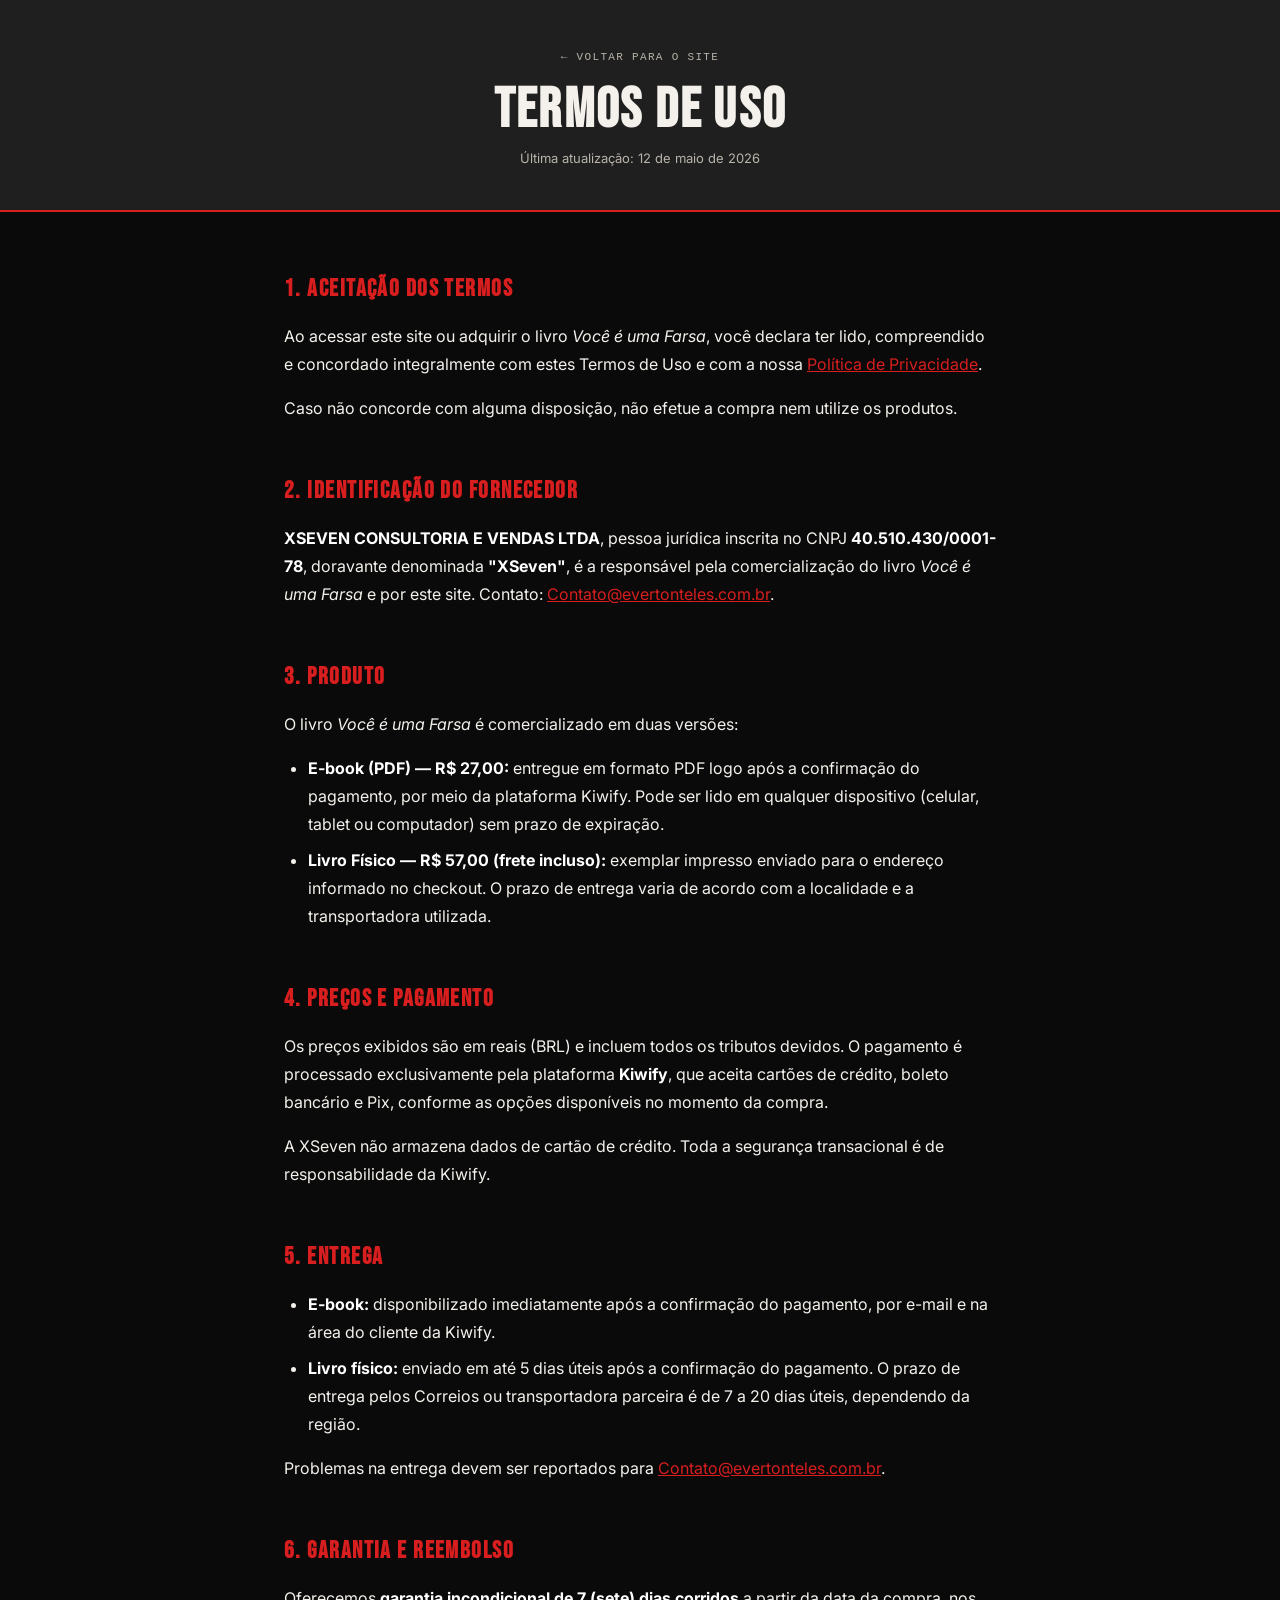
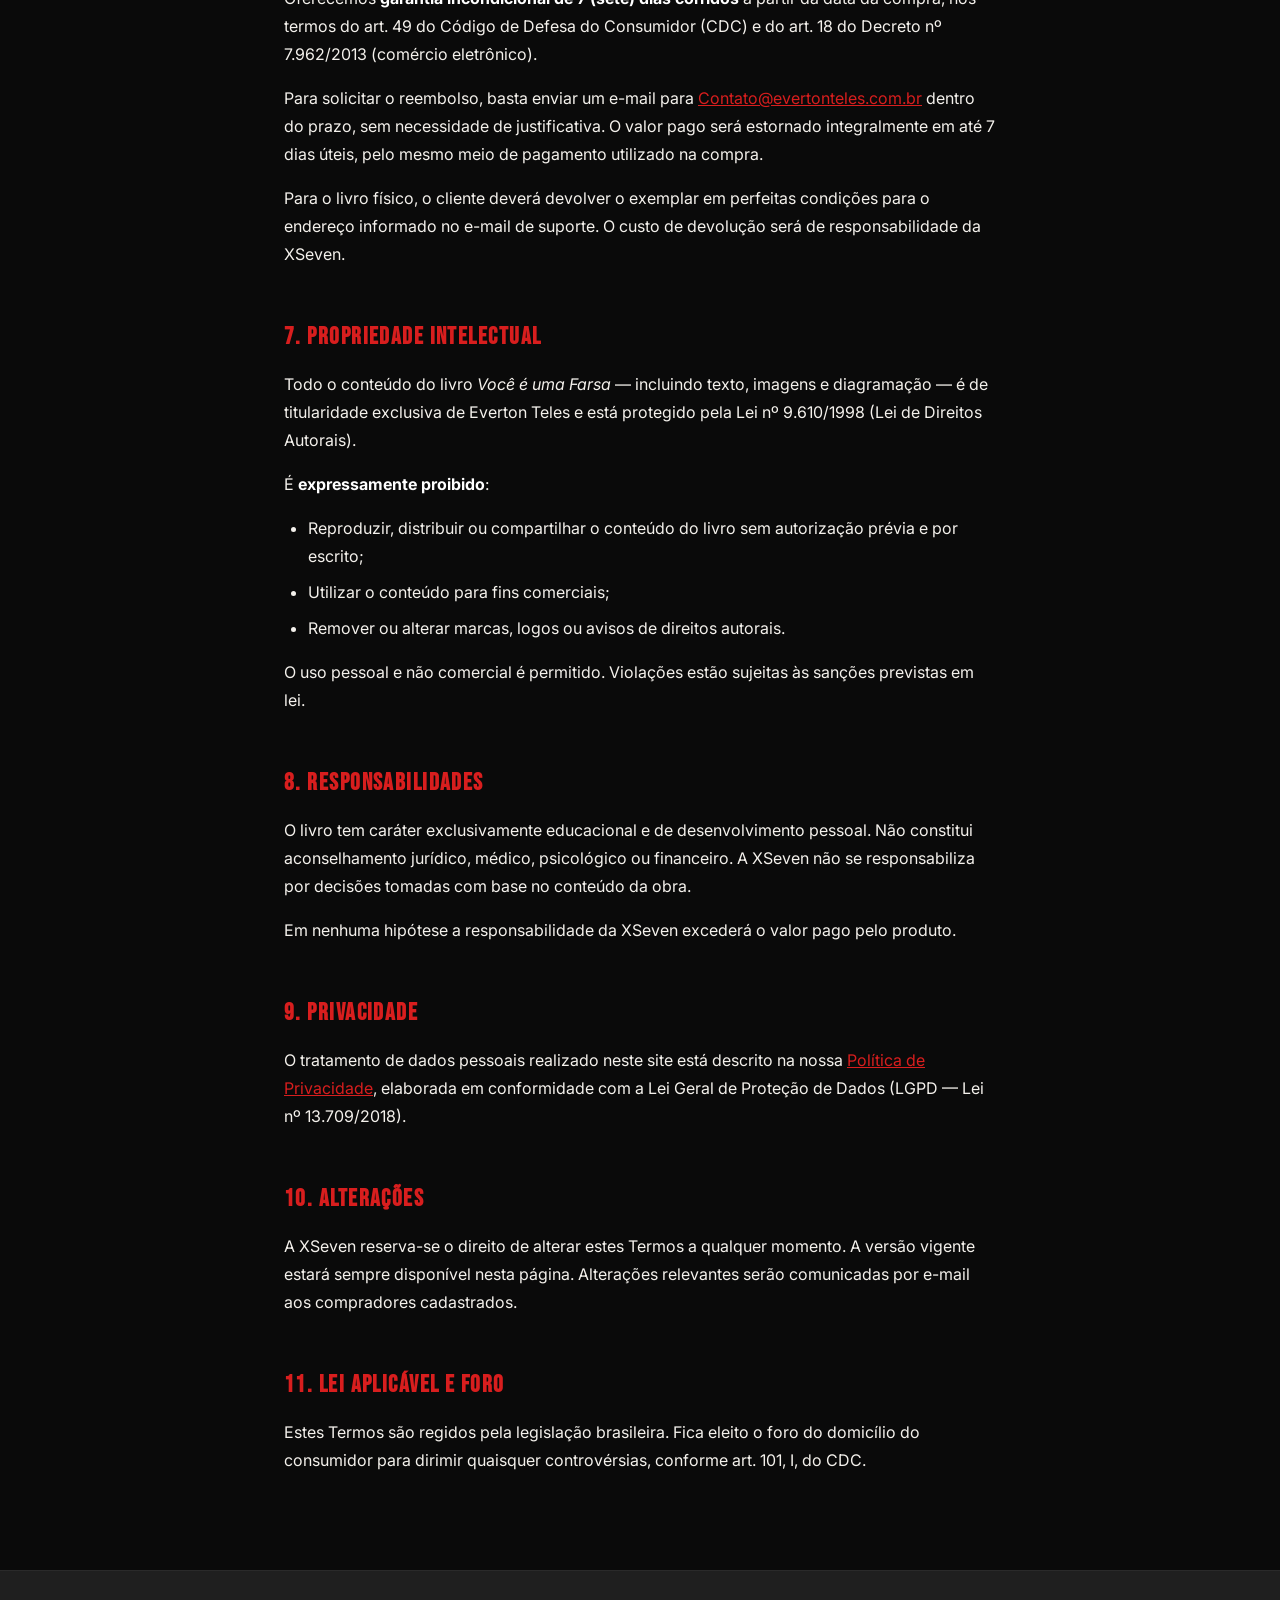
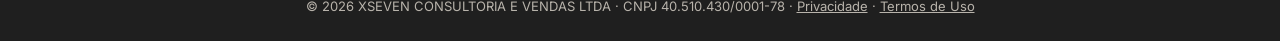
<file: termos-de-uso.html>
<!DOCTYPE html>
<html lang="pt-BR">
<head>
  <meta charset="UTF-8" />
  <meta name="viewport" content="width=device-width, initial-scale=1.0" />
  <title>Termos de Uso — Você é uma Farsa</title>
  <link rel="preconnect" href="https://fonts.googleapis.com" />
  <link rel="preconnect" href="https://fonts.gstatic.com" crossorigin />
  <link href="https://fonts.googleapis.com/css2?family=Bebas+Neue&family=Inter:wght@400;600&family=Playfair+Display:ital@0;1&display=swap" rel="stylesheet" />
  <link rel="stylesheet" href="tokens.css" />
  <style>
    *, *::before, *::after { box-sizing: border-box; margin: 0; padding: 0; }
    body {
      background: var(--farsa-black);
      color: var(--farsa-bone);
      font-family: var(--font-sans);
      font-size: 1rem;
      line-height: 1.75;
    }
    .page-header {
      background: var(--farsa-coal);
      border-bottom: 2px solid var(--farsa-red);
      padding: 40px 24px;
      text-align: center;
    }
    .page-header__back {
      display: inline-block;
      font-family: var(--font-mono);
      font-size: 11px;
      letter-spacing: .12em;
      text-transform: uppercase;
      color: var(--farsa-ash);
      text-decoration: none;
      margin-bottom: 16px;
    }
    .page-header__back:hover { color: var(--farsa-bone); }
    .page-header h1 {
      font-family: var(--font-display);
      font-size: clamp(2rem, 5vw, 3.5rem);
      text-transform: uppercase;
      letter-spacing: .04em;
      line-height: 1;
    }
    .page-header__meta {
      margin-top: 8px;
      font-size: 13px;
      color: var(--farsa-ash);
    }
    .prose {
      max-width: 760px;
      margin: 0 auto;
      padding: 56px 24px 80px;
    }
    .prose h2 {
      font-family: var(--font-display);
      font-size: 1.5rem;
      text-transform: uppercase;
      letter-spacing: .06em;
      color: var(--farsa-red);
      margin-top: 48px;
      margin-bottom: 12px;
    }
    .prose h2:first-child { margin-top: 0; }
    .prose p { margin-bottom: 16px; color: var(--farsa-bone); }
    .prose ul, .prose ol {
      margin: 0 0 16px 24px;
      color: var(--farsa-bone);
    }
    .prose li { margin-bottom: 8px; }
    .prose strong { color: #fff; }
    .prose a { color: var(--farsa-red); }
    .prose a:hover { text-decoration: none; }
    .prose hr {
      border: none;
      border-top: 1px solid var(--farsa-graphite);
      margin: 40px 0;
    }
    .page-footer {
      background: var(--farsa-coal);
      border-top: 1px solid var(--farsa-graphite);
      text-align: center;
      padding: 24px;
      font-size: 13px;
      color: var(--farsa-ash);
    }
    .page-footer a { color: var(--farsa-ash); }
    .page-footer a:hover { color: var(--farsa-bone); }
  </style>
</head>
<body>

<header class="page-header">
  <a href="index.html" class="page-header__back">← Voltar para o site</a>
  <h1>Termos de Uso</h1>
  <p class="page-header__meta">Última atualização: 12 de maio de 2026</p>
</header>

<main class="prose">

  <h2>1. Aceitação dos Termos</h2>
  <p>
    Ao acessar este site ou adquirir o livro <em>Você é uma Farsa</em>, você declara ter lido,
    compreendido e concordado integralmente com estes Termos de Uso e com a nossa
    <a href="politica-de-privacidade.html">Política de Privacidade</a>.
  </p>
  <p>
    Caso não concorde com alguma disposição, não efetue a compra nem utilize os produtos.
  </p>

  <h2>2. Identificação do Fornecedor</h2>
  <p>
    <strong>XSEVEN CONSULTORIA E VENDAS LTDA</strong>, pessoa jurídica inscrita no CNPJ
    <strong>40.510.430/0001-78</strong>, doravante denominada <strong>"XSeven"</strong>,
    é a responsável pela comercialização do livro <em>Você é uma Farsa</em> e por este site.
    Contato: <a href="mailto:Contato@evertonteles.com.br">Contato@evertonteles.com.br</a>.
  </p>

  <h2>3. Produto</h2>
  <p>O livro <em>Você é uma Farsa</em> é comercializado em duas versões:</p>
  <ul>
    <li>
      <strong>E-book (PDF) — R$ 27,00:</strong> entregue em formato PDF logo após a confirmação
      do pagamento, por meio da plataforma Kiwify. Pode ser lido em qualquer dispositivo
      (celular, tablet ou computador) sem prazo de expiração.
    </li>
    <li>
      <strong>Livro Físico — R$ 57,00 (frete incluso):</strong> exemplar impresso enviado para o
      endereço informado no checkout. O prazo de entrega varia de acordo com a localidade e a
      transportadora utilizada.
    </li>
  </ul>

  <h2>4. Preços e Pagamento</h2>
  <p>
    Os preços exibidos são em reais (BRL) e incluem todos os tributos devidos. O pagamento é
    processado exclusivamente pela plataforma <strong>Kiwify</strong>, que aceita cartões de crédito,
    boleto bancário e Pix, conforme as opções disponíveis no momento da compra.
  </p>
  <p>
    A XSeven não armazena dados de cartão de crédito. Toda a segurança transacional é de
    responsabilidade da Kiwify.
  </p>

  <h2>5. Entrega</h2>
  <ul>
    <li>
      <strong>E-book:</strong> disponibilizado imediatamente após a confirmação do pagamento,
      por e-mail e na área do cliente da Kiwify.
    </li>
    <li>
      <strong>Livro físico:</strong> enviado em até 5 dias úteis após a confirmação do pagamento.
      O prazo de entrega pelos Correios ou transportadora parceira é de 7 a 20 dias úteis,
      dependendo da região.
    </li>
  </ul>
  <p>
    Problemas na entrega devem ser reportados para
    <a href="mailto:Contato@evertonteles.com.br">Contato@evertonteles.com.br</a>.
  </p>

  <h2>6. Garantia e Reembolso</h2>
  <p>
    Oferecemos <strong>garantia incondicional de 7 (sete) dias corridos</strong> a partir da data
    da compra, nos termos do art. 49 do Código de Defesa do Consumidor (CDC) e do art. 18 do
    Decreto nº 7.962/2013 (comércio eletrônico).
  </p>
  <p>
    Para solicitar o reembolso, basta enviar um e-mail para
    <a href="mailto:Contato@evertonteles.com.br">Contato@evertonteles.com.br</a> dentro do prazo,
    sem necessidade de justificativa. O valor pago será estornado integralmente em até 7 dias úteis,
    pelo mesmo meio de pagamento utilizado na compra.
  </p>
  <p>
    Para o livro físico, o cliente deverá devolver o exemplar em perfeitas condições para o
    endereço informado no e-mail de suporte. O custo de devolução será de responsabilidade da XSeven.
  </p>

  <h2>7. Propriedade Intelectual</h2>
  <p>
    Todo o conteúdo do livro <em>Você é uma Farsa</em> — incluindo texto, imagens e diagramação —
    é de titularidade exclusiva de Everton Teles e está protegido pela Lei nº 9.610/1998 (Lei de
    Direitos Autorais).
  </p>
  <p>É <strong>expressamente proibido</strong>:</p>
  <ul>
    <li>Reproduzir, distribuir ou compartilhar o conteúdo do livro sem autorização prévia e por escrito;</li>
    <li>Utilizar o conteúdo para fins comerciais;</li>
    <li>Remover ou alterar marcas, logos ou avisos de direitos autorais.</li>
  </ul>
  <p>
    O uso pessoal e não comercial é permitido. Violações estão sujeitas às sanções previstas em lei.
  </p>

  <h2>8. Responsabilidades</h2>
  <p>
    O livro tem caráter exclusivamente educacional e de desenvolvimento pessoal. Não constitui
    aconselhamento jurídico, médico, psicológico ou financeiro. A XSeven não se responsabiliza
    por decisões tomadas com base no conteúdo da obra.
  </p>
  <p>
    Em nenhuma hipótese a responsabilidade da XSeven excederá o valor pago pelo produto.
  </p>

  <h2>9. Privacidade</h2>
  <p>
    O tratamento de dados pessoais realizado neste site está descrito na nossa
    <a href="politica-de-privacidade.html">Política de Privacidade</a>, elaborada em conformidade
    com a Lei Geral de Proteção de Dados (LGPD — Lei nº 13.709/2018).
  </p>

  <h2>10. Alterações</h2>
  <p>
    A XSeven reserva-se o direito de alterar estes Termos a qualquer momento. A versão vigente
    estará sempre disponível nesta página. Alterações relevantes serão comunicadas por e-mail
    aos compradores cadastrados.
  </p>

  <h2>11. Lei Aplicável e Foro</h2>
  <p>
    Estes Termos são regidos pela legislação brasileira. Fica eleito o foro do domicílio do
    consumidor para dirimir quaisquer controvérsias, conforme art. 101, I, do CDC.
  </p>

</main>

<footer class="page-footer">
  <p>
    &copy; 2026 XSEVEN CONSULTORIA E VENDAS LTDA · CNPJ 40.510.430/0001-78 ·
    <a href="politica-de-privacidade.html">Privacidade</a> ·
    <a href="termos-de-uso.html">Termos de Uso</a>
  </p>
</footer>

</body>
</html>
</file>
<file: lp.css>
/* ============================================================
   VOCÊ É UMA FARSA — Landing Page Styles
   Everton Teles · 2026
   ============================================================ */

@import url('./tokens.css');

/* ============================================================
   RESET / BASE
   ============================================================ */
*, *::before, *::after { box-sizing: border-box; }
html { scroll-behavior: smooth; overflow-x: hidden; scroll-padding-top: 44px; }
body { overflow-x: hidden; }
body {
  margin: 0;
  padding: 0;
  background: var(--farsa-black);
  color: var(--farsa-bone);
  font-family: var(--font-sans);
  font-size: 16px;
  line-height: 1.5;
  -webkit-font-smoothing: antialiased;
  text-rendering: optimizeLegibility;
}
img { display: block; max-width: 100%; }
a { color: inherit; }

/* ============================================================
   SHARED UTILS
   ============================================================ */
.section-inner {
  max-width: 1200px;
  margin: 0 auto;
  padding: 0 var(--sp-5);
}
@media (min-width: 768px) { .section-inner { padding: 0 var(--sp-7); } }
@media (min-width: 1100px) { .section-inner { padding: 0 var(--sp-8); } }

.eyebrow {
  font-family: var(--font-mono);
  font-size: 11px;
  letter-spacing: 0.22em;
  text-transform: uppercase;
  color: var(--farsa-red);
  margin-bottom: var(--sp-4);
}

.section-title {
  font-family: var(--font-display);
  font-size: clamp(2.2rem, 6vw, 3.5rem);
  line-height: 0.95;
  text-transform: uppercase;
  margin: 0 0 var(--sp-6);
}

.btn {
  display: inline-flex;
  align-items: center;
  justify-content: center;
  gap: 12px;
  font-family: var(--font-sans);
  font-weight: 700;
  text-transform: uppercase;
  letter-spacing: 0.16em;
  border: none;
  cursor: pointer;
  text-decoration: none;
  transition: transform 0.15s ease, background 0.15s ease, box-shadow 0.15s ease;
  border-radius: 0;
  line-height: 1;
}
.btn-primary {
  background: var(--farsa-red);
  color: var(--farsa-white);
  padding: 18px 32px;
  font-size: 14px;
}
.btn-primary:hover {
  background: var(--farsa-red-deep);
  transform: translate(-2px, -2px);
  box-shadow: 6px 6px 0 var(--farsa-bone);
}
.btn-cta {
  background: var(--farsa-red);
  color: var(--farsa-white);
  padding: 22px 40px;
  font-family: var(--font-display);
  font-size: clamp(1.4rem, 4vw, 2rem);
  letter-spacing: 0.04em;
  box-shadow: 8px 8px 0 var(--farsa-bone);
  width: 100%;
  text-align: center;
}
.btn-cta:hover {
  transform: translate(-3px, -3px);
  box-shadow: 11px 11px 0 var(--farsa-bone);
  background: var(--farsa-red-deep);
}
.btn-outline-bone {
  background: transparent;
  color: var(--farsa-bone);
  padding: 16px 30px;
  font-size: 14px;
  border: 2px solid var(--farsa-bone);
}
.btn-outline-bone:hover { background: var(--farsa-bone); color: var(--farsa-black); }

.tag { display: inline-flex; align-items: center; padding: 6px 14px; font-family: var(--font-sans); font-size: 11px; font-weight: 700; letter-spacing: 0.16em; text-transform: uppercase; border-radius: 0; }
.tag-red { background: var(--farsa-red); color: var(--farsa-white); }
.tag-outline-red { border: 2px solid var(--farsa-red); color: var(--farsa-red); }
.tag-bone { background: var(--farsa-bone); color: var(--farsa-black); }
.tag-pill { border-radius: 999px; }

/* ============================================================
   BARRA SUPERIOR — URGÊNCIA (Sticky)
   ============================================================ */
.urgency-bar {
  position: sticky;
  top: 0;
  z-index: 100;
  background: var(--farsa-red);
  padding: 10px var(--sp-5);
  display: flex;
  align-items: center;
  justify-content: center;
  gap: 16px;
  flex-wrap: wrap;
}
.urgency-bar__text {
  font-family: var(--font-sans);
  font-size: 13px;
  font-weight: 700;
  letter-spacing: 0.12em;
  text-transform: uppercase;
  color: var(--farsa-white);
}
.urgency-bar__timer {
  font-family: var(--font-mono);
  font-size: 15px;
  font-weight: 700;
  color: var(--farsa-black);
  background: rgba(0,0,0,0.2);
  padding: 3px 10px;
  letter-spacing: 0.08em;
}

/* ============================================================
   SEÇÃO 1 — HERO
   ============================================================ */
.hero {
  position: relative;
  overflow: hidden;
  background: var(--farsa-black);
  padding: var(--sp-6) 0 var(--sp-5);
}
.hero::before {
  content: "";
  position: absolute;
  top: -10%; right: -5%;
  width: 60%; height: 90%;
  background: radial-gradient(circle, rgba(216,30,30,0.38), transparent 65%);
  pointer-events: none;
}
.hero::after {
  content: "";
  position: absolute;
  inset: 0;
  background-image: linear-gradient(rgba(216,30,30,0.04) 1px, transparent 1px);
  background-size: 100% 8px;
  pointer-events: none;
  mix-blend-mode: overlay;
}
.hero .section-inner {
  position: relative;
  z-index: 2;
  display: grid;
  grid-template-columns: 1fr;
  gap: var(--sp-7);
  align-items: center;
}
@media (min-width: 768px) {
  .hero .section-inner { grid-template-columns: 1fr 1fr; gap: var(--sp-8); }
}

.hero__content {}
.hero__badge {
  display: inline-flex;
  align-items: center;
  gap: 10px;
  margin-bottom: var(--sp-3);
}
.hero__badge span {
  font-family: var(--font-mono);
  font-size: 11px;
  letter-spacing: 0.2em;
  text-transform: uppercase;
  color: var(--farsa-ash);
}
.hero__badge::before {
  content: "";
  display: block;
  width: 40px;
  height: 2px;
  background: var(--farsa-red);
}

.hero__title {
  font-family: var(--font-display);
  font-size: clamp(2.8rem, 7vw, 4.5rem);
  line-height: 0.88;
  text-transform: uppercase;
  margin: 0 0 var(--sp-3);
  color: var(--farsa-bone);
}
.hero__title em {
  font-style: normal;
  color: var(--farsa-red);
  display: block;
}
.hero__subtitle {
  font-family: var(--font-display);
  font-size: clamp(1.1rem, 2.5vw, 1.6rem);
  line-height: 0.95;
  text-transform: uppercase;
  color: var(--farsa-ash);
  margin: 0 0 var(--sp-3);
}
.hero__lead {
  font-family: var(--font-serif);
  font-size: clamp(0.95rem, 1.5vw, 1.05rem);
  line-height: 1.45;
  color: var(--farsa-ash);
  margin: 0 0 var(--sp-3);
  max-width: 520px;
}
.hero__cta { display: flex; flex-direction: column; gap: var(--sp-3); }
.hero__micro {
  font-family: var(--font-sans);
  font-size: 13px;
  color: var(--farsa-fog);
  letter-spacing: 0.04em;
  line-height: 1.7;
}
.hero__micro strong { color: var(--farsa-ash); }

.hero__visual {
  display: flex;
  align-items: center;
  justify-content: center;
}
@keyframes book-float {
  0%, 100% {
    transform: translateY(0);
    filter: drop-shadow(0 28px 40px rgba(216,30,30,0.65)) drop-shadow(0 10px 22px rgba(0,0,0,1));
  }
  50% {
    transform: translateY(-14px);
    filter: drop-shadow(0 46px 80px rgba(216,30,30,0.2)) drop-shadow(0 18px 38px rgba(0,0,0,0.45));
  }
}
.hero__book-img {
  max-height: 360px;
  width: auto;
  animation: book-float 3.6s ease-in-out infinite;
  will-change: transform, filter;
}
@media (prefers-reduced-motion: reduce) {
  .hero__book-img { animation: none; }
}

/* ============================================================
   SEÇÃO 2 — AGITAÇÃO DO PROBLEMA
   ============================================================ */
.agitation {
  background: var(--farsa-ink);
  padding: var(--sp-9) 0;
  border-top: var(--bd-thin);
  border-bottom: var(--bd-thin);
}
.agitation__head {
  margin-bottom: var(--sp-7);
}
.agitation__head .section-title { margin-bottom: var(--sp-3); }
.agitation__head p {
  font-family: var(--font-serif);
  font-size: 1.1rem;
  color: var(--farsa-ash);
  margin: 0;
}

.check-list { display: flex; flex-direction: column; gap: var(--sp-4); margin: 0; padding: 0; list-style: none; }
.check-item {
  display: flex;
  gap: var(--sp-4);
  align-items: flex-start;
  cursor: pointer;
  padding: var(--sp-4);
  border: var(--bd-thin);
  transition: border-color 0.15s, background 0.15s;
}
.check-item:hover { border-color: var(--farsa-red); background: var(--farsa-coal); }
.check-item.checked { border-color: var(--farsa-red); background: var(--farsa-red-tint); }
.check-box {
  width: 24px;
  height: 24px;
  border: 2px solid var(--farsa-bone);
  background: transparent;
  flex-shrink: 0;
  margin-top: 2px;
  position: relative;
  transition: background 0.15s, border-color 0.15s;
}
.check-item.checked .check-box {
  background: var(--farsa-red);
  border-color: var(--farsa-red);
}
.check-item.checked .check-box::after {
  content: "";
  position: absolute;
  left: 5px; top: 1px;
  width: 8px; height: 14px;
  border-right: 3px solid var(--farsa-white);
  border-bottom: 3px solid var(--farsa-white);
  transform: rotate(45deg);
}
.check-text {
  font-family: var(--font-serif);
  font-size: 1.06rem;
  line-height: 1.5;
  color: var(--farsa-bone);
}

.agitation__close {
  margin-top: var(--sp-7);
  padding: var(--sp-5) var(--sp-6);
  background: var(--farsa-coal);
  border-left: 4px solid var(--farsa-red);
}
.agitation__close p {
  font-family: var(--font-serif);
  font-style: italic;
  font-size: 1.15rem;
  color: var(--farsa-bone);
  margin: 0;
}

/* ============================================================
   SEÇÃO 3 — REVELAÇÃO DO PROBLEMA REAL
   ============================================================ */
.revelation {
  background: var(--farsa-black);
  padding: var(--sp-9) 0;
}
.revelation__inner {
  max-width: 720px;
}
.revelation__text .section-title { color: var(--farsa-bone); }
.revelation__body {
  font-family: var(--font-serif);
  font-size: 1.1rem;
  line-height: 1.75;
  color: var(--farsa-ash);
}
.revelation__body p { margin: 0 0 var(--sp-5); }
.revelation__body p:last-child { margin-bottom: 0; }
.revelation__body strong { color: var(--farsa-bone); font-weight: 600; }

/* ============================================================
   SEÇÃO 4 — DIFERENCIAL DO LIVRO
   ============================================================ */
.differential {
  background: var(--farsa-bone);
  color: var(--farsa-black);
}
.differential__inner {
  display: grid;
  grid-template-columns: 1fr;
  gap: 0;
}
@media (min-width: 768px) {
  .differential__inner { grid-template-columns: 1fr 1fr; gap: 0; }
}
.differential__left {
  background: var(--farsa-black);
  color: var(--farsa-bone);
  padding: var(--sp-8) var(--sp-7);
  display: flex;
  flex-direction: column;
  justify-content: center;
}
.differential__left .eyebrow { color: var(--farsa-red); }
.differential__pull {
  font-family: var(--font-display);
  font-size: clamp(2.2rem, 6vw, 3.8rem);
  line-height: 0.9;
  text-transform: uppercase;
  color: var(--farsa-bone);
  margin: 0 0 var(--sp-5);
}
.differential__pull em { color: var(--farsa-red); font-style: normal; }
.differential__subquote {
  font-family: var(--font-serif);
  font-style: italic;
  font-size: 1.15rem;
  line-height: 1.5;
  color: var(--farsa-ash);
  border-left: 3px solid var(--farsa-red);
  padding-left: var(--sp-5);
  margin: 0;
}

.differential__right {
  padding: var(--sp-8) var(--sp-7);
  display: flex;
  flex-direction: column;
  justify-content: center;
  background: var(--farsa-bone);
}
.differential__right .eyebrow { color: var(--farsa-red); }
.differential__right .section-title { color: var(--farsa-black); }
.differential__body {
  font-family: var(--font-serif);
  font-size: 1.1rem;
  line-height: 1.75;
  color: #333;
}
.differential__body p { margin: 0 0 var(--sp-5); }
.differential__body p:last-child { margin-bottom: 0; }
.differential__body strong { color: var(--farsa-black); }

/* ============================================================
   SEÇÃO 5 — O QUE VOCÊ VAI DESCOBRIR
   ============================================================ */
.discover {
  background: var(--farsa-black);
  padding: var(--sp-9) 0;
  border-top: var(--bd-thin);
}
.discover__grid {
  display: grid;
  grid-template-columns: 1fr;
  gap: var(--sp-4);
  margin-bottom: var(--sp-8);
}
@media (min-width: 600px) { .discover__grid { grid-template-columns: 1fr 1fr; } }
@media (min-width: 1100px) { .discover__grid { grid-template-columns: 1fr 1fr 1fr 1fr; } }

.discover-card {
  background: var(--farsa-ink);
  border: var(--bd-thin);
  padding: var(--sp-6);
  position: relative;
  transition: transform 0.2s, box-shadow 0.2s;
}
.discover-card:hover {
  transform: translate(-3px, -3px);
  box-shadow: 6px 6px 0 var(--farsa-red);
}
.discover-card__num {
  font-family: var(--font-display);
  font-size: 72px;
  line-height: 1;
  color: var(--farsa-red);
  margin-bottom: var(--sp-2);
}
.discover-card__title {
  font-family: var(--font-display);
  font-size: 1.5rem;
  line-height: 1;
  text-transform: uppercase;
  color: var(--farsa-bone);
  margin-bottom: var(--sp-3);
}
.discover-card__desc {
  font-family: var(--font-serif);
  font-size: 0.95rem;
  line-height: 1.6;
  color: var(--farsa-ash);
}
.discover__cta { text-align: center; }

/* ============================================================
   SEÇÃO 6 — HISTÓRIA DO AUTOR
   ============================================================ */
.author-story {
  background: var(--farsa-ink);
  padding: var(--sp-9) 0;
  border-top: var(--bd-thin);
  border-bottom: var(--bd-thin);
}
.author-story__inner {
  display: grid;
  grid-template-columns: 1fr;
  gap: var(--sp-7);
}
@media (min-width: 768px) {
  .author-story__inner { grid-template-columns: 1fr 1fr; gap: var(--sp-8); align-items: start; }
}
.author-story__visual { padding-top: 48px; }
.author-story__photo {
  width: 100%;
  max-height: 640px;
  object-fit: cover;
  object-position: top center;
  margin-top: 16px;
  filter: grayscale(0.1) contrast(1.05);
  border: 2px solid var(--farsa-black);
  box-shadow: 8px 8px 0 var(--farsa-red);
  display: block;
}
.author-story__caption {
  font-family: var(--font-mono);
  font-size: 11px;
  color: var(--farsa-fog);
  letter-spacing: 0.14em;
  text-transform: uppercase;
  margin-top: var(--sp-2);
}

.author-story__content {}
.author-story__content .eyebrow { color: var(--farsa-red); }
.author-story__content .section-title { color: var(--farsa-bone); }
.author-story__body {
  font-family: var(--font-serif);
  font-size: 1.07rem;
  line-height: 1.75;
  color: var(--farsa-ash);
}
.author-story__body p { margin: 0 0 var(--sp-5); }
.author-story__body strong { color: var(--farsa-bone); }

.author-story__pullquote {
  margin: var(--sp-6) 0;
  padding: var(--sp-6);
  background: var(--farsa-coal);
  border-left: 4px solid var(--farsa-red);
  position: relative;
}
.author-story__pullquote p {
  font-family: var(--font-serif);
  font-style: italic;
  font-size: 1.15rem;
  line-height: 1.55;
  color: var(--farsa-bone);
  margin: 0;
}

/* ============================================================
   SEÇÃO 7 — AUTORIDADE
   ============================================================ */
.authority__stats {
  display: grid;
  grid-template-columns: repeat(2, 1fr);
  gap: var(--sp-2);
  margin-top: var(--sp-4);
  margin-bottom: var(--sp-3);
}
@media (min-width: 1100px) {
  .authority__stats { grid-template-columns: repeat(2, 1fr); }
}
.authority__stat {
  background: var(--farsa-coal);
  border: 1px solid var(--farsa-graphite);
  padding: var(--sp-3) var(--sp-3);
  display: flex;
  flex-direction: column;
  gap: var(--sp-1);
}
.authority__stat-num {
  font-family: var(--font-display);
  font-size: 1.9rem;
  color: var(--farsa-red);
  letter-spacing: 0.03em;
  line-height: 1;
}
.authority__stat-desc {
  font-family: var(--font-mono);
  font-size: 0.7rem;
  color: var(--farsa-ash);
  text-transform: uppercase;
  letter-spacing: 0.06em;
  line-height: 1.3;
}

/* ============================================================
   SEÇÃO 8 — DEPOIMENTOS
   ============================================================ */
.testimonials {
  background: var(--farsa-black);
  padding: var(--sp-9) 0;
  border-top: var(--bd-thin);
}
.testimonials__grid {
  display: grid;
  grid-template-columns: 1fr;
  gap: var(--sp-5);
}
@media (min-width: 600px) { .testimonials__grid { grid-template-columns: 1fr 1fr; } }

.card-quote {
  background: var(--farsa-bone);
  color: var(--farsa-black);
  padding: var(--sp-7) var(--sp-6) var(--sp-6);
  position: relative;
}
.card-quote::before {
  content: "\201C";
  font-family: var(--font-display);
  font-size: 120px;
  line-height: 0.7;
  color: var(--farsa-red);
  position: absolute;
  top: 20px;
  left: 20px;
}
.card-quote__body {
  font-family: var(--font-serif);
  font-style: italic;
  font-size: 1.1rem;
  line-height: 1.5;
  margin: var(--sp-7) 0 var(--sp-5);
}
.card-quote__author {
  display: flex;
  gap: var(--sp-3);
  align-items: center;
  border-top: 2px solid var(--farsa-black);
  padding-top: var(--sp-4);
}
.card-quote__av {
  width: 48px;
  height: 48px;
  background: var(--farsa-black);
  color: var(--farsa-bone);
  font-family: var(--font-display);
  font-size: 20px;
  display: flex;
  align-items: center;
  justify-content: center;
  flex-shrink: 0;
}
.card-quote__name {
  font-family: var(--font-sans);
  font-weight: 700;
  font-size: 14px;
  text-transform: uppercase;
  letter-spacing: 0.12em;
  color: var(--farsa-black);
}
.card-quote__role {
  font-family: var(--font-serif);
  font-style: italic;
  font-size: 13px;
  color: #555;
}

/* ============================================================
   SEÇÃO 9 — OFERTA
   ============================================================ */
.offer {
  background: var(--farsa-ink);
  padding: var(--sp-9) 0 0;
  border-top: var(--bd-thin);
}
.offer__grid {
  display: grid;
  grid-template-columns: 1fr;
  gap: var(--sp-5);
  margin-bottom: var(--sp-7);
}
@media (min-width: 600px) { .offer__grid { grid-template-columns: 1fr 1fr; } }

.product-card {
  background: var(--farsa-coal);
  border: var(--bd-thin);
  overflow: hidden;
  display: flex;
  flex-direction: column;
  position: relative;
  transition: transform 0.2s, box-shadow 0.2s;
}
.product-card:hover {
  transform: translate(-3px, -3px);
  box-shadow: 8px 8px 0 var(--farsa-red);
}
.product-card__badge {
  position: absolute;
  top: 16px;
  right: 16px;
}
.product-card__visual {
  height: 320px;
  background: radial-gradient(circle at 40% 50%, rgba(216,30,30,0.28), transparent 70%), var(--farsa-black);
  display: flex;
  align-items: center;
  justify-content: center;
  padding: var(--sp-3);
}
.product-card__visual img {
  height: 100%;
  max-height: 300px;
  width: auto;
  max-width: 100%;
  object-fit: contain;
  filter: drop-shadow(0 16px 32px rgba(0,0,0,0.7));
}

.product-card__info {
  padding: var(--sp-5) var(--sp-5) var(--sp-6);
  border-top: var(--bd-thin);
  flex: 1;
  display: flex;
  flex-direction: column;
}
.product-card__type {
  font-family: var(--font-mono);
  font-size: 11px;
  letter-spacing: 0.2em;
  text-transform: uppercase;
  color: var(--farsa-red);
  margin-bottom: var(--sp-2);
}
.product-card__name {
  font-family: var(--font-display);
  font-size: 2rem;
  line-height: 0.95;
  text-transform: uppercase;
  color: var(--farsa-bone);
  margin-bottom: var(--sp-3);
}
.product-card__features {
  list-style: none;
  margin: 0 0 var(--sp-5);
  padding: 0;
  display: flex;
  flex-direction: column;
  gap: var(--sp-2);
}
.product-card__features li {
  font-family: var(--font-serif);
  font-size: 0.95rem;
  color: var(--farsa-ash);
  display: flex;
  gap: var(--sp-2);
}
.product-card__features li::before {
  content: "→";
  color: var(--farsa-red);
  font-weight: 700;
  flex-shrink: 0;
}
.product-card__price-row {
  margin-top: auto;
  padding-top: var(--sp-5);
  border-top: var(--bd-thin);
}
.product-card__price {
  font-family: var(--font-display);
  font-size: 3rem;
  color: var(--farsa-bone);
  line-height: 1;
  margin-bottom: var(--sp-4);
}
.product-card__price sup { font-size: 1.2rem; vertical-align: super; }
.product-card__price small { font-size: 1rem; color: var(--farsa-ash); }

.guarantee {
  background: var(--farsa-bone);
  color: var(--farsa-black);
  margin-top: var(--sp-7);
}
.guarantee__inner {
  display: flex;
  gap: var(--sp-7);
  align-items: center;
  padding-top: var(--sp-8);
  padding-bottom: var(--sp-8);
}
.guarantee__seal {
  width: 180px;
  height: 180px;
  object-fit: contain;
  flex-shrink: 0;
}
.guarantee__content {}
.guarantee__title {
  font-family: var(--font-display);
  font-size: 2.2rem;
  text-transform: uppercase;
  color: var(--farsa-black);
  line-height: 0.95;
  margin-bottom: var(--sp-3);
}
.guarantee__body {
  font-family: var(--font-serif);
  font-size: 1.05rem;
  line-height: 1.65;
  color: #333;
  margin: 0;
}
.guarantee__body strong { color: var(--farsa-black); }

/* ============================================================
   SEÇÃO 10 — URGÊNCIA
   ============================================================ */
.urgency-section {
  background: var(--farsa-red);
  padding: var(--sp-8) 0;
  text-align: center;
  position: relative;
  overflow: hidden;
}
.urgency-section::before {
  content: "✕";
  position: absolute;
  top: 24px; right: 32px;
  font-family: var(--font-display);
  font-size: 40px;
  color: var(--farsa-black);
  opacity: 0.3;
}
.urgency-section::after {
  content: "✕";
  position: absolute;
  bottom: 24px; left: 32px;
  font-family: var(--font-display);
  font-size: 40px;
  color: var(--farsa-black);
  opacity: 0.3;
}
.urgency-section .eyebrow { color: var(--farsa-black); opacity: 0.7; }
.urgency-section__label {
  font-family: var(--font-mono);
  font-size: 13px;
  letter-spacing: 0.24em;
  text-transform: uppercase;
  color: var(--farsa-black);
  margin-bottom: var(--sp-4);
}
.urgency-section__timer {
  font-family: var(--font-display);
  font-size: clamp(3rem, 12vw, 7rem);
  line-height: 0.85;
  color: var(--farsa-white);
  margin-bottom: var(--sp-6);
  letter-spacing: 0.05em;
}
.urgency-section__text {
  font-family: var(--font-serif);
  font-style: italic;
  font-size: 1.2rem;
  color: rgba(255,255,255,0.85);
  margin-bottom: var(--sp-6);
}
.urgency-section .btn-cta {
  background: var(--farsa-bone);
  color: var(--farsa-black);
  max-width: 520px;
  box-shadow: 8px 8px 0 var(--farsa-black);
}
.urgency-section .btn-cta:hover {
  background: var(--farsa-paper);
  box-shadow: 11px 11px 0 var(--farsa-black);
}

/* ============================================================
   SEÇÃO 11 — FAQ
   ============================================================ */
.faq {
  background: var(--farsa-black);
  padding: var(--sp-9) 0;
  border-top: var(--bd-thin);
}
.faq__list { display: flex; flex-direction: column; border: var(--bd-thin); }
.faq__item {
  border-bottom: var(--bd-thin);
}
.faq__item:last-child { border-bottom: none; }
.faq__question {
  display: flex;
  justify-content: space-between;
  align-items: center;
  gap: var(--sp-5);
  padding: var(--sp-5) var(--sp-6);
  cursor: pointer;
  background: transparent;
  border: none;
  color: var(--farsa-bone);
  width: 100%;
  text-align: left;
  transition: background 0.15s;
}
.faq__question:hover { background: var(--farsa-ink); }
.faq__question-text {
  font-family: var(--font-sans);
  font-weight: 700;
  font-size: 1.02rem;
  letter-spacing: 0.04em;
  color: var(--farsa-bone);
  text-align: left;
}
.faq__icon {
  font-family: var(--font-display);
  font-size: 1.8rem;
  color: var(--farsa-red);
  line-height: 1;
  flex-shrink: 0;
  transition: transform 0.2s;
  display: flex;
  align-items: center;
  justify-content: center;
  width: 32px;
  height: 32px;
}
.faq__item.is-open .faq__question { background: var(--farsa-ink); }
.faq__item.is-open .faq__icon { transform: rotate(45deg); }
.faq__answer {
  max-height: 0;
  overflow: hidden;
  transition: max-height 0.3s ease;
}
.faq__item.is-open .faq__answer { max-height: 400px; }
.faq__answer-inner {
  padding: 0 var(--sp-6) var(--sp-6);
  font-family: var(--font-serif);
  font-size: 1.05rem;
  line-height: 1.7;
  color: var(--farsa-ash);
  border-top: var(--bd-thin);
  padding-top: var(--sp-4);
}

/* ============================================================
   SEÇÃO 12 — CTA FINAL
   ============================================================ */
.final-cta {
  background: var(--farsa-black);
  padding: var(--sp-9) 0 var(--sp-8);
  border-top: var(--bd-thin);
  text-align: center;
}
.final-cta__eyebrow { text-align: center; margin-bottom: var(--sp-4); }
.final-cta__title {
  font-family: var(--font-display);
  font-size: clamp(2.5rem, 9vw, 5.5rem);
  line-height: 0.85;
  text-transform: uppercase;
  color: var(--farsa-bone);
  margin: 0 0 var(--sp-4);
}
.final-cta__title em { color: var(--farsa-red); font-style: normal; display: block; }
.final-cta__sub {
  font-family: var(--font-serif);
  font-style: italic;
  font-size: 1.2rem;
  color: var(--farsa-ash);
  margin-bottom: var(--sp-8);
}
.final-cta__buttons {
  display: flex;
  flex-direction: column;
  gap: var(--sp-4);
  align-items: center;
  max-width: 560px;
  margin: 0 auto var(--sp-6);
}
@media (min-width: 600px) {
  .final-cta__buttons { flex-direction: row; }
}
.final-cta__trust {
  font-family: var(--font-mono);
  font-size: 11px;
  letter-spacing: 0.18em;
  color: var(--farsa-fog);
  text-transform: uppercase;
}

/* ============================================================
   FOOTER
   ============================================================ */
.site-footer {
  background: var(--farsa-black);
  border-top: var(--bd-thin);
  padding: var(--sp-7) 0 var(--sp-5);
}
.site-footer__top {
  display: grid;
  grid-template-columns: 1fr;
  gap: var(--sp-6);
  padding-bottom: var(--sp-6);
  border-bottom: var(--bd-thin);
  margin-bottom: var(--sp-5);
}
@media (min-width: 768px) {
  .site-footer__top { grid-template-columns: 2fr 1fr 1fr; gap: var(--sp-8); }
}
.site-footer__brand {}
.site-footer__mark {
  font-family: var(--font-display);
  font-size: 2rem;
  line-height: 0.85;
  text-transform: uppercase;
  color: var(--farsa-bone);
  margin-bottom: var(--sp-4);
}
.site-footer__mark em { color: var(--farsa-red); font-style: normal; display: block; }
.site-footer__tagline {
  font-family: var(--font-serif);
  font-size: 0.95rem;
  line-height: 1.6;
  color: var(--farsa-ash);
  max-width: 320px;
}
.site-footer__col h3 {
  font-family: var(--font-sans);
  font-size: 11px;
  font-weight: 700;
  letter-spacing: 0.2em;
  text-transform: uppercase;
  color: var(--farsa-red);
  margin: 0 0 var(--sp-3);
}
.site-footer__col a {
  display: block;
  font-family: var(--font-serif);
  font-size: 0.95rem;
  color: var(--farsa-bone);
  text-decoration: none;
  margin-bottom: var(--sp-2);
  transition: color 0.15s;
}
.site-footer__col a:hover { color: var(--farsa-red); }
.site-footer__bottom {
  display: flex;
  flex-direction: column;
  align-items: center;
  text-align: center;
  gap: var(--sp-2);
  font-family: var(--font-mono);
  font-size: 11px;
  color: var(--farsa-fog);
  letter-spacing: 0.1em;
  text-transform: uppercase;
}
@media (min-width: 600px) { .site-footer__bottom span { white-space: nowrap; } }

/* ============================================================
   STICKY CTA (mobile only)
   ============================================================ */
.sticky-cta {
  position: fixed;
  bottom: 0;
  left: 0;
  right: 0;
  z-index: 200;
  background: var(--farsa-red);
  padding: var(--sp-3) var(--sp-5);
  display: none;
  align-items: center;
  justify-content: center;
  gap: var(--sp-3);
  border-top: 2px solid var(--farsa-red-deep);
  transform: translateY(100%);
  transition: transform 0.3s ease;
}
.sticky-cta.visible {
  transform: translateY(0);
}
@media (max-width: 767px) {
  .sticky-cta { display: flex; }
}
.sticky-cta a {
  font-family: var(--font-display);
  font-size: 1.4rem;
  letter-spacing: 0.04em;
  text-transform: uppercase;
  color: var(--farsa-white);
  text-decoration: none;
  text-align: center;
  width: 100%;
}
.sticky-cta__price {
  font-family: var(--font-sans);
  font-size: 11px;
  font-weight: 700;
  letter-spacing: 0.16em;
  color: rgba(255,255,255,0.75);
  text-transform: uppercase;
}

/* ============================================================
   HEADER NAV
   ============================================================ */
.site-header {
  display: flex;
  align-items: center;
  justify-content: space-between;
  padding: var(--sp-4) var(--sp-5);
  background: var(--farsa-black);
  border-bottom: var(--bd-thin);
  position: relative;
  z-index: 50;
}
@media (min-width: 768px) {
  .site-header { padding: var(--sp-4) var(--sp-7); }
}
.site-header__mark {
  font-family: var(--font-display);
  font-size: 1.5rem;
  line-height: 0.9;
  text-transform: uppercase;
  color: var(--farsa-bone);
  text-decoration: none;
}
.site-header__mark em { color: var(--farsa-red); font-style: normal; }
.site-header__cta {
  display: none;
}
@media (min-width: 600px) {
  .site-header__cta {
    display: inline-flex;
    background: var(--farsa-red);
    color: var(--farsa-white);
    font-family: var(--font-sans);
    font-weight: 700;
    font-size: 12px;
    letter-spacing: 0.18em;
    text-transform: uppercase;
    padding: 10px 20px;
    text-decoration: none;
    border: none;
    cursor: pointer;
    transition: background 0.15s, transform 0.15s;
  }
  .site-header__cta:hover { background: var(--farsa-red-deep); transform: translate(-1px, -1px); box-shadow: 4px 4px 0 var(--farsa-bone); }
}

/* ============================================================
   NOISE OVERLAY (global helper)
   ============================================================ */
.noise { position: relative; }
.noise::before {
  content: "";
  position: absolute;
  inset: 0;
  pointer-events: none;
  opacity: 0.05;
  mix-blend-mode: overlay;
  background-image: url("data:image/svg+xml;utf8,<svg xmlns='http://www.w3.org/2000/svg' width='160' height='160'><filter id='n'><feTurbulence type='fractalNoise' baseFrequency='0.9' numOctaves='2' stitchTiles='stitch'/></filter><rect width='100%' height='100%' filter='url(%23n)' opacity='0.7'/></svg>");
  z-index: 0;
}

/* ============================================================
   MOBILE OVERRIDES
   ============================================================ */

/* Preço do sticky CTA em linha separada */
.sticky-cta__price { display: block; }

@media (max-width: 767px) {
  /* Padding inferior para o sticky CTA não cobrir o conteúdo */
  body { padding-bottom: 72px; }

  /* Reduzir padding vertical das seções: 96px → 64px por seção */
  .agitation,
  .revelation,
  .discover,
  .author-story,
  .testimonials,
  .faq,
  .final-cta { padding-top: var(--sp-8); padding-bottom: var(--sp-8); }
  .offer { padding-top: var(--sp-8); }

  /* Hero — reduzir padding e espaçamentos internos */
  .hero { padding: var(--sp-6) 0 var(--sp-5); }
  .hero__badge { margin-bottom: var(--sp-3); }
  .hero__subtitle { margin: 0 0 var(--sp-4); }
  .hero__lead { margin: 0 0 var(--sp-5); }
  .hero__book-img { max-height: 280px; }

  /* Differential — padding horizontal reduzido (sem section-inner) */
  .differential__left,
  .differential__right { padding: var(--sp-7) var(--sp-5); }

  /* Garantia — empilha selo e texto verticalmente */
  .guarantee__inner { flex-direction: column; align-items: center; text-align: center; }
  .guarantee__seal { width: 140px; height: 140px; }

  /* Card físico aparece primeiro no mobile */
  .product-card--featured { order: -1; }

  /* Card de produto — reduzir altura da imagem (320px → 220px) */
  .product-card__visual { height: 220px; }

  /* Botões nos cards de produto — ocupam largura total */
  .product-card__price-row .btn { width: 100%; }

  /* Botões no CTA final — ocupam largura total */
  .final-cta__buttons .btn { width: 100%; }

  /* Urgência — ocultar ✕ decorativos dos cantos (confundem com botão de fechar em mobile) */
  .urgency-section::before,
  .urgency-section::after { display: none; }

  /* Seção autor — remover espaço morto antes da foto em mobile */
  .author-story__visual { padding-top: 0; }

  /* Fotos do autor — limitar altura; margin-bottom reserva espaço para a sombra inferior de 8px */
  .author-story__photo { max-height: 380px; width: calc(100% - 12px); margin-bottom: 10px; box-shadow: 8px 8px 0 var(--farsa-red); }

  /* Pullquote — padding reduzido para não sufocar em telas estreitas */
  .author-story__pullquote { padding: var(--sp-4); }

  /* FAQ — reduzir padding horizontal para aproveitar espaço em telas pequenas */
  .faq__question { padding: var(--sp-4) var(--sp-5); }
}

/* ============================================================
   BANNER DE COOKIES (LGPD)
   ============================================================ */
.cookie-banner {
  position: fixed;
  bottom: 0;
  left: 0;
  right: 0;
  width: 100%;
  box-sizing: border-box;
  overflow: hidden;
  background: var(--farsa-coal);
  border-top: 2px solid var(--farsa-red);
  padding: 16px 24px;
  z-index: 500;
  display: flex;
  align-items: center;
  justify-content: center;
  gap: 24px;
  flex-wrap: wrap;
}
.cookie-banner.hidden { display: none; }
.cookie-banner__text {
  font-size: 13px;
  color: var(--farsa-ash);
  flex: 1;
  min-width: 0;
  margin: 0;
  line-height: 1.5;
}
.cookie-banner__text a { color: var(--farsa-red); }
.cookie-banner__actions { display: flex; gap: 10px; flex-shrink: 0; }
.cookie-banner__btn {
  font-family: var(--font-mono);
  font-size: 11px;
  letter-spacing: .1em;
  text-transform: uppercase;
  padding: 10px 20px;
  cursor: pointer;
  border: none;
  line-height: 1;
}
.cookie-banner__btn--reject {
  background: transparent;
  border: 1px solid var(--farsa-graphite);
  color: var(--farsa-ash);
}
.cookie-banner__btn--reject:hover { border-color: var(--farsa-ash); color: var(--farsa-bone); }
.cookie-banner__btn--accept { background: var(--farsa-red); color: var(--farsa-bone); }
.cookie-banner__btn--accept:hover { background: #b81818; }
@media (max-width: 767px) {
  .cookie-banner {
    flex-direction: column;
    align-items: stretch;
    gap: 12px;
    padding: 14px 16px;
  }
  .cookie-banner__actions {
    flex-shrink: 1;
    justify-content: flex-end;
  }
}
</file>
<file: tokens.css>
/* ============================================================
   VOCÊ É UMA FARSA — Design System Tokens
   Everton Teles
   ============================================================ */

/* Google Fonts carregado via <link> no <head> do HTML principal */

:root {
  /* ---------- Brand colors ---------- */
  --farsa-black: #0A0A0A;          /* fundo principal */
  --farsa-ink:   #141414;          /* preto suave para superfícies */
  --farsa-coal:  #1F1F1F;          /* superfície elevada */
  --farsa-graphite: #2A2A2A;       /* borda escura */

  --farsa-red:        #D81E1E;     /* vermelho da capa */
  --farsa-red-deep:   #A50F0F;     /* vermelho sangue / hover */
  --farsa-red-ember:  #F23E3E;     /* brasa, brilho */
  --farsa-red-tint:   #2A0808;     /* fundo tintado */

  --farsa-bone:  #F4F1EC;          /* off-white quente, papel */
  --farsa-paper: #EFE9DF;          /* papel envelhecido */
  --farsa-white: #FFFFFF;
  --farsa-ash:   #B8B3AB;          /* cinza quente */
  --farsa-fog:   #6E6A64;          /* cinza médio */

  /* Estados (consistentes com a paleta) */
  --farsa-success: #6A8E3F;
  --farsa-warning: #C9892A;
  --farsa-danger:  var(--farsa-red);

  /* ---------- Tipografia ---------- */
  --font-display: 'Bebas Neue', 'Oswald', Impact, sans-serif;     /* títulos brutais, condensados */
  --font-display-alt: 'Oswald', Impact, sans-serif;
  --font-serif: 'Playfair Display', Georgia, serif;               /* corpo editorial */
  --font-sans: 'Inter', -apple-system, BlinkMacSystemFont, sans-serif;
  --font-mono: 'JetBrains Mono', monospace;

  /* Escala tipográfica (modular ratio 1.333 — Perfect Fourth) */
  --fs-12: 0.75rem;
  --fs-14: 0.875rem;
  --fs-16: 1rem;
  --fs-18: 1.125rem;
  --fs-20: 1.25rem;
  --fs-24: 1.5rem;
  --fs-32: 2rem;
  --fs-40: 2.5rem;
  --fs-56: 3.5rem;
  --fs-72: 4.5rem;
  --fs-96: 6rem;
  --fs-128: 8rem;

  /* ---------- Espaçamento (base 4px) ---------- */
  --sp-1: 4px;
  --sp-2: 8px;
  --sp-3: 12px;
  --sp-4: 16px;
  --sp-5: 24px;
  --sp-6: 32px;
  --sp-7: 48px;
  --sp-8: 64px;
  --sp-9: 96px;
  --sp-10: 128px;

  /* ---------- Raios (sistema brutalista — pouquíssimo arredondado) ---------- */
  --r-0: 0px;
  --r-1: 2px;
  --r-2: 4px;
  --r-pill: 999px;

  /* ---------- Sombras ---------- */
  --shadow-sm: 0 1px 2px rgba(0,0,0,0.4);
  --shadow-md: 0 8px 24px rgba(0,0,0,0.5);
  --shadow-lg: 0 24px 60px rgba(0,0,0,0.6);
  --shadow-red: 0 12px 40px rgba(216, 30, 30, 0.35);
  --shadow-stamp: 6px 6px 0 var(--farsa-red); /* selo brutalista */

  /* ---------- Linhas / bordas ---------- */
  --bd-thin: 1px solid var(--farsa-graphite);
  --bd-bold: 2px solid var(--farsa-white);
  --bd-stamp: 3px solid var(--farsa-red);
}

/* ============================================================
   BASE
   ============================================================ */
* { box-sizing: border-box; }
html, body {
  margin: 0;
  padding: 0;
  background: var(--farsa-black);
  color: var(--farsa-bone);
  font-family: var(--font-sans);
  font-size: 16px;
  line-height: 1.5;
  -webkit-font-smoothing: antialiased;
  text-rendering: optimizeLegibility;
}

/* ============================================================
   TYPE STYLES
   ============================================================ */
.t-mega {
  font-family: var(--font-display);
  font-size: clamp(4.5rem, 12vw, 9rem);
  line-height: 0.85;
  letter-spacing: -0.01em;
  text-transform: uppercase;
  font-weight: 400;
}
.t-display {
  font-family: var(--font-display);
  font-size: clamp(3rem, 7vw, 5.5rem);
  line-height: 0.9;
  letter-spacing: 0;
  text-transform: uppercase;
}
.t-h1 {
  font-family: var(--font-display);
  font-size: var(--fs-72);
  line-height: 0.95;
  text-transform: uppercase;
}
.t-h2 {
  font-family: var(--font-display);
  font-size: var(--fs-56);
  line-height: 0.95;
  text-transform: uppercase;
}
.t-h3 {
  font-family: var(--font-display);
  font-size: var(--fs-40);
  line-height: 1;
  text-transform: uppercase;
}
.t-eyebrow {
  font-family: var(--font-sans);
  font-size: var(--fs-12);
  font-weight: 600;
  letter-spacing: 0.24em;
  text-transform: uppercase;
}
.t-quote {
  font-family: var(--font-serif);
  font-style: italic;
  font-size: var(--fs-32);
  line-height: 1.25;
  font-weight: 500;
}
.t-lead {
  font-family: var(--font-serif);
  font-size: var(--fs-24);
  line-height: 1.5;
  font-weight: 400;
}
.t-body {
  font-family: var(--font-serif);
  font-size: var(--fs-18);
  line-height: 1.7;
}
.t-body-sans {
  font-family: var(--font-sans);
  font-size: var(--fs-16);
  line-height: 1.6;
}
.t-caption {
  font-family: var(--font-sans);
  font-size: var(--fs-14);
  color: var(--farsa-ash);
}
.t-code {
  font-family: var(--font-mono);
  font-size: var(--fs-14);
  color: var(--farsa-ash);
}

/* Tipografia com TEXTURA grunge para títulos hero (efeito da capa) */
.t-grunge {
  position: relative;
  display: inline-block;
  background-image:
    radial-gradient(circle at 20% 30%, rgba(0,0,0,0.45) 0 1px, transparent 2px),
    radial-gradient(circle at 70% 60%, rgba(0,0,0,0.35) 0 1px, transparent 2px),
    radial-gradient(circle at 40% 80%, rgba(0,0,0,0.4) 0 1px, transparent 2px),
    radial-gradient(circle at 85% 15%, rgba(0,0,0,0.3) 0 1px, transparent 2px);
  background-size: 7px 7px, 11px 11px, 13px 13px, 9px 9px;
  -webkit-background-clip: text;
  background-clip: text;
  -webkit-text-fill-color: transparent;
  color: transparent;
}
/* Para grunge precisa do texto base por trás */
.grunge-wrap {
  position: relative;
  display: inline-block;
}
.grunge-wrap::after {
  content: attr(data-text);
  position: absolute;
  inset: 0;
  background-image:
    radial-gradient(circle at 20% 30%, rgba(10,10,10,0.7) 0 1.2px, transparent 2px),
    radial-gradient(circle at 70% 60%, rgba(10,10,10,0.6) 0 1.2px, transparent 2px),
    radial-gradient(circle at 40% 80%, rgba(10,10,10,0.55) 0 1.2px, transparent 2px),
    radial-gradient(circle at 85% 15%, rgba(10,10,10,0.5) 0 1.2px, transparent 2px),
    radial-gradient(circle at 10% 70%, rgba(10,10,10,0.5) 0 1px, transparent 2px);
  background-size: 5px 5px, 9px 9px, 11px 11px, 7px 7px, 13px 13px;
  -webkit-background-clip: text;
  background-clip: text;
  -webkit-text-fill-color: transparent;
  pointer-events: none;
}

/* Helpers de cor */
.c-red    { color: var(--farsa-red); }
.c-bone   { color: var(--farsa-bone); }
.c-white  { color: var(--farsa-white); }
.c-ash    { color: var(--farsa-ash); }
.bg-black { background: var(--farsa-black); }
.bg-ink   { background: var(--farsa-ink); }
.bg-red   { background: var(--farsa-red); }
.bg-bone  { background: var(--farsa-bone); color: var(--farsa-black); }

/* Estrutura comum das páginas do design system */
.ds-page {
  min-height: 100vh;
  padding: var(--sp-9) var(--sp-8);
  max-width: 1440px;
  margin: 0 auto;
}
.ds-header {
  display: flex;
  align-items: baseline;
  justify-content: space-between;
  border-bottom: var(--bd-thin);
  padding-bottom: var(--sp-5);
  margin-bottom: var(--sp-8);
}
.ds-section {
  margin-bottom: var(--sp-9);
}
.ds-section-title {
  display: flex;
  align-items: baseline;
  gap: var(--sp-4);
  margin-bottom: var(--sp-6);
  border-left: 4px solid var(--farsa-red);
  padding-left: var(--sp-4);
}
.ds-grid {
  display: grid;
  gap: var(--sp-5);
}

/* Ruído de fundo sutil para superfícies escuras (papel queimado / textura cinemática) */
.noise::before {
  content: "";
  position: absolute;
  inset: 0;
  pointer-events: none;
  opacity: 0.06;
  mix-blend-mode: overlay;
  background-image: url("data:image/svg+xml;utf8,<svg xmlns='http://www.w3.org/2000/svg' width='160' height='160'><filter id='n'><feTurbulence type='fractalNoise' baseFrequency='0.9' numOctaves='2' stitchTiles='stitch'/></filter><rect width='100%' height='100%' filter='url(%23n)' opacity='0.7'/></svg>");
}
</file>
